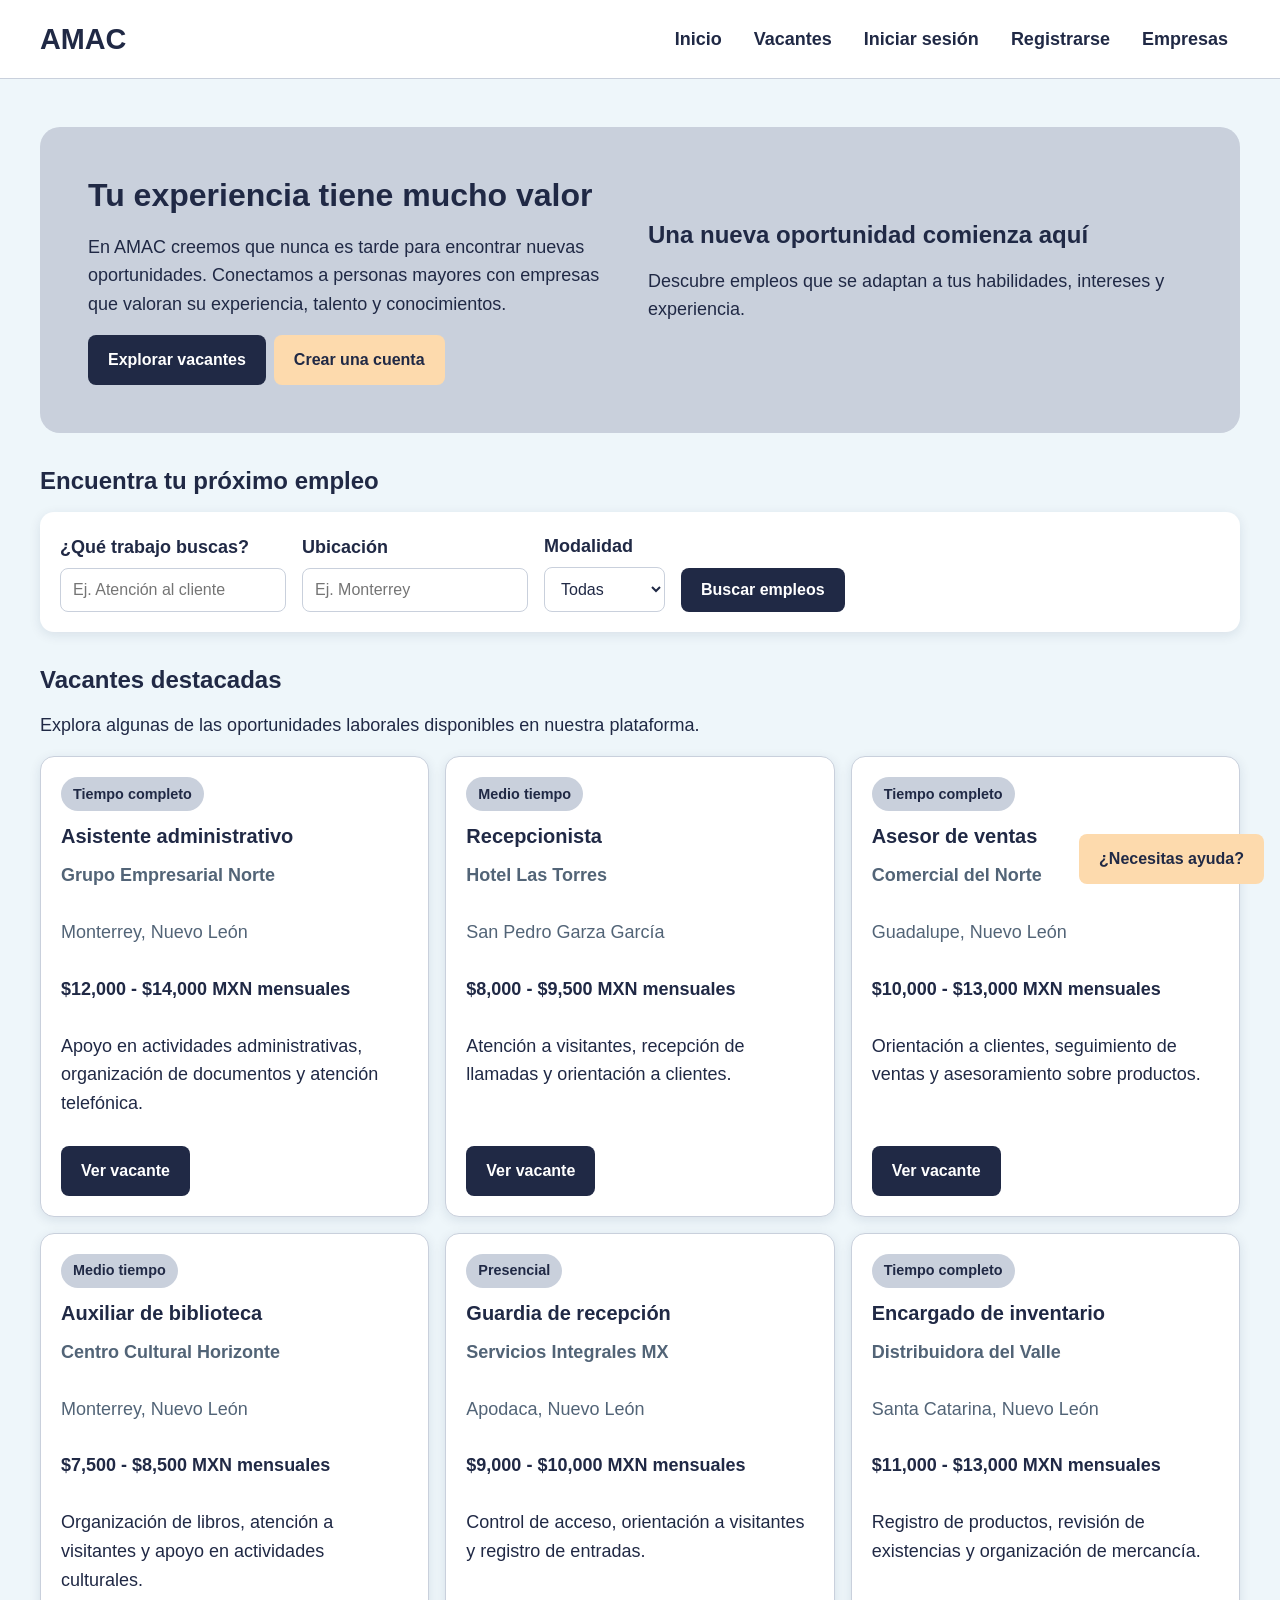
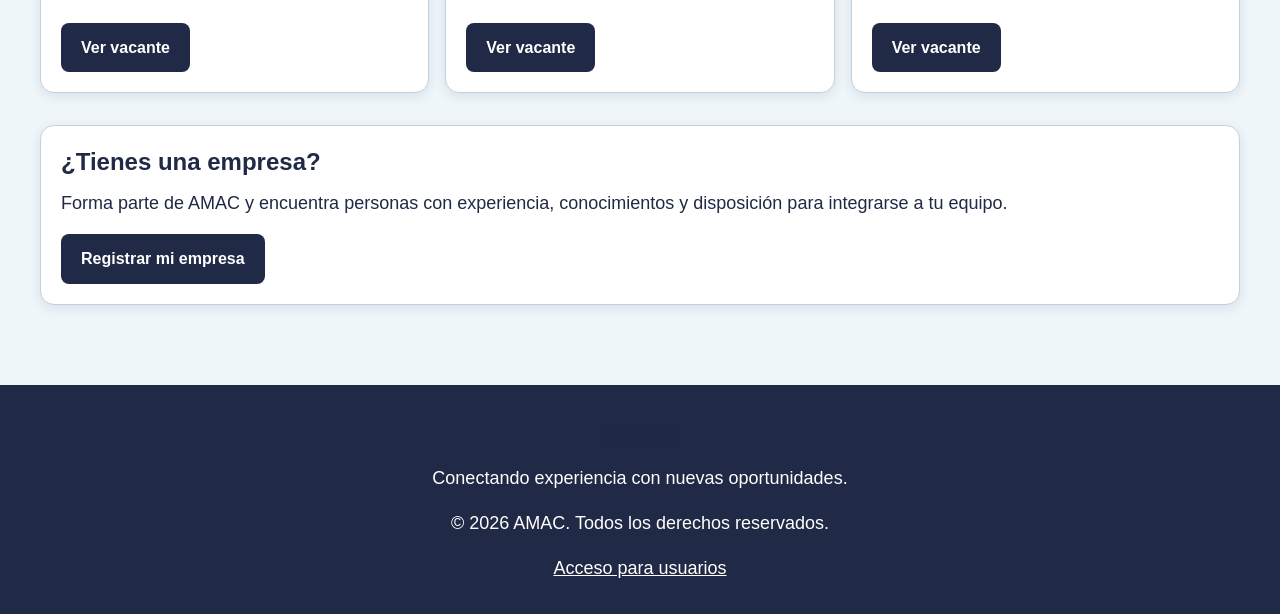
<file: amac-web/index.html>
<!DOCTYPE html>
<html lang="es">

<head>
    <meta charset="UTF-8">
    <meta name="viewport" content="width=device-width, initial-scale=1.0">
    <meta name="description" content="AMAC conecta a personas mayores con oportunidades laborales y empresas incluyentes.">
    <title>AMAC | Encuentra oportunidades laborales</title>
    <link rel="stylesheet" href="css/variables.css">
    <link rel="stylesheet" href="css/base.css">
    <link rel="stylesheet" href="css/layout.css">
    <link rel="stylesheet" href="css/componentes.css">
</head>

<body>
    <a href="#contenido" class="saltar-contenido">
        Saltar al contenido
    </a>

    <header class="encabezado">
        <div class="contenedor encabezado-contenido">
            <a href="index.html" class="logo" aria-label="AMAC, página principal">
                AMAC
            </a>
            <nav class="navegacion" aria-label="Navegación principal">
                <ul>
                    <li>
                        <a href="index.html">Inicio</a>
                    </li>
                    <li>
                        <a href="#vacantes">Vacantes</a>
                    </li>
                    <li>
                        <a href="login.html">Iniciar sesión</a>
                    </li>
                    <li>
                        <a href="registro-candidato.html">Registrarse</a>
                    </li>
                    <li>
                        <a href="empresa-vacantes.html">Empresas</a>
                    </li>
                </ul>
            </nav>
        </div>
    </header>

    <main id="contenido">
        <div class="contenedor">

            <section class="hero">
                <div class="hero-contenido">
                    <h1>Tu experiencia tiene mucho valor</h1>
                    <p>
                        En AMAC creemos que nunca es tarde para encontrar
                        nuevas oportunidades. Conectamos a personas mayores
                        con empresas que valoran su experiencia, talento
                        y conocimientos.
                    </p>
                    <div class="acciones">
                        <a href="#vacantes" class="boton">
                            Explorar vacantes
                        </a>
                        <a href="registro-candidato.html" class="boton boton-secundario">
                            Crear una cuenta
                        </a>
                    </div>
                </div>
                <div class="hero-contenido">
                    <h2>Una nueva oportunidad comienza aquí</h2>
                    <p>
                        Descubre empleos que se adaptan a tus habilidades,
                        intereses y experiencia.
                    </p>
                </div>
            </section>

            <section class="seccion" aria-labelledby="titulo-buscador">
                <h2 id="titulo-buscador">Encuentra tu próximo empleo</h2>
                <form class="buscador" action="index.html" method="get">
                    <div class="formulario-campo">
                        <label for="buscar">¿Qué trabajo buscas?</label>
                        <input
                            type="search"
                            id="buscar"
                            name="buscar"
                            placeholder="Ej. Atención al cliente">
                    </div>
                    <div class="formulario-campo">
                        <label for="ubicacion">Ubicación</label>
                        <input
                            type="text"
                            id="ubicacion"
                            name="ubicacion"
                            placeholder="Ej. Monterrey">
                    </div>
                    <div class="formulario-campo">
                        <label for="modalidad">Modalidad</label>
                        <select id="modalidad" name="modalidad">
                            <option value="">Todas</option>
                            <option value="presencial">Presencial</option>
                            <option value="remoto">Remoto</option>
                            <option value="hibrido">Híbrido</option>
                        </select>
                    </div>
                    <button type="submit">
                        Buscar empleos
                    </button>
                </form>
            </section>

            <section class="seccion" id="vacantes">
                <h2>Vacantes destacadas</h2>
                <p>
                    Explora algunas de las oportunidades laborales
                    disponibles en nuestra plataforma.
                </p>
                <div class="rejilla-vacantes">

                    <article class="tarjeta-vacante">
                        <span class="etiqueta">Tiempo completo</span>
                        <h3>Asistente administrativo</h3>
                        <p class="empresa">Grupo Empresarial Norte</p>
                        <p class="ubicacion">Monterrey, Nuevo León</p>
                        <p class="salario">$12,000 - $14,000 MXN mensuales</p>
                        <p>
                            Apoyo en actividades administrativas,
                            organización de documentos y atención telefónica.
                        </p>
                        <div class="acciones">
                            <a href="vacante.html" class="boton">
                                Ver vacante
                            </a>
                        </div>
                    </article>

                    <article class="tarjeta-vacante">
                        <span class="etiqueta">Medio tiempo</span>
                        <h3>Recepcionista</h3>
                        <p class="empresa">Hotel Las Torres</p>
                        <p class="ubicacion">San Pedro Garza García</p>
                        <p class="salario">$8,000 - $9,500 MXN mensuales</p>
                        <p>
                            Atención a visitantes, recepción de llamadas
                            y orientación a clientes.
                        </p>
                        <div class="acciones">
                            <a href="vacante.html" class="boton">
                                Ver vacante
                            </a>
                        </div>
                    </article>

                    <article class="tarjeta-vacante">
                        <span class="etiqueta">Tiempo completo</span>
                        <h3>Asesor de ventas</h3>
                        <p class="empresa">Comercial del Norte</p>
                        <p class="ubicacion">Guadalupe, Nuevo León</p>
                        <p class="salario">$10,000 - $13,000 MXN mensuales</p>
                        <p>
                            Orientación a clientes, seguimiento de ventas
                            y asesoramiento sobre productos.
                        </p>
                        <div class="acciones">
                            <a href="vacante.html" class="boton">
                                Ver vacante
                            </a>
                        </div>
                    </article>

                    <article class="tarjeta-vacante">
                        <span class="etiqueta">Medio tiempo</span>
                        <h3>Auxiliar de biblioteca</h3>
                        <p class="empresa">Centro Cultural Horizonte</p>
                        <p class="ubicacion">Monterrey, Nuevo León</p>
                        <p class="salario">$7,500 - $8,500 MXN mensuales</p>
                        <p>
                            Organización de libros, atención a visitantes
                            y apoyo en actividades culturales.
                        </p>
                        <div class="acciones">
                            <a href="vacante.html" class="boton">
                                Ver vacante
                            </a>
                        </div>
                    </article>

                    <article class="tarjeta-vacante">
                        <span class="etiqueta">Presencial</span>
                        <h3>Guardia de recepción</h3>
                        <p class="empresa">Servicios Integrales MX</p>
                        <p class="ubicacion">Apodaca, Nuevo León</p>
                        <p class="salario">$9,000 - $10,000 MXN mensuales</p>
                        <p>
                            Control de acceso, orientación a visitantes
                            y registro de entradas.
                        </p>
                        <div class="acciones">
                            <a href="vacante.html" class="boton">
                                Ver vacante
                            </a>
                        </div>
                    </article>

                    <article class="tarjeta-vacante">
                        <span class="etiqueta">Tiempo completo</span>
                        <h3>Encargado de inventario</h3>
                        <p class="empresa">Distribuidora del Valle</p>
                        <p class="ubicacion">Santa Catarina, Nuevo León</p>
                        <p class="salario">$11,000 - $13,000 MXN mensuales</p>
                        <p>
                            Registro de productos, revisión de existencias
                            y organización de mercancía.
                        </p>
                        <div class="acciones">
                            <a href="vacante.html" class="boton">
                                Ver vacante
                            </a>
                        </div>
                    </article>
                </div>
            </section>

            <section class="seccion tarjeta">
                <h2>¿Tienes una empresa?</h2>
                <p>
                    Forma parte de AMAC y encuentra personas con experiencia,
                    conocimientos y disposición para integrarse a tu equipo.
                </p>
                <a href="registro-empresa.html" class="boton">
                    Registrar mi empresa
                </a>
            </section>
        </div>
    </main>

    <a
        href="tel:+528100000000"
        class="boton boton-secundario boton-ayuda"
        aria-label="Llamar al servicio de ayuda AMAC">
        ¿Necesitas ayuda?
    </a>

    <footer class="pie-pagina">
        <div class="contenedor">
            <h2>AMAC</h2>
            <p>
                Conectando experiencia con nuevas oportunidades.
            </p>
            <p>
                © 2026 AMAC. Todos los derechos reservados.
            </p>
            <a href="login.html">Acceso para usuarios</a>
        </div>
    </footer>
</body>
</html>
</file>
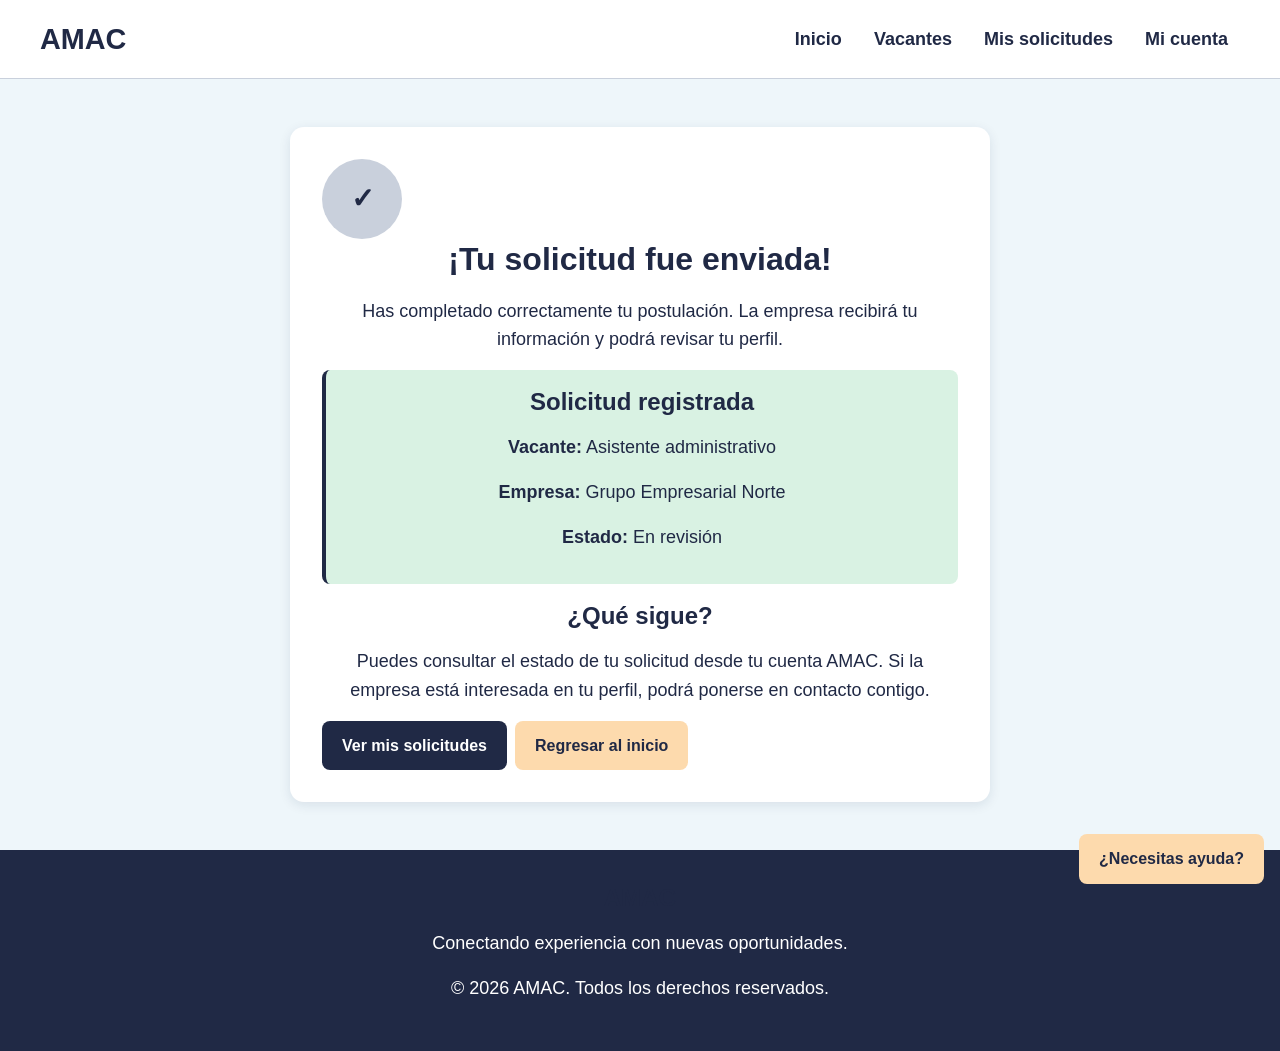
<file: amac-web/confirmacion.html>
<!DOCTYPE html>
<html lang="es">

<head>
    <meta charset="UTF-8">
    <meta name="viewport" content="width=device-width, initial-scale=1.0">
    <meta name="description" content="Confirmación de solicitud de empleo en AMAC.">
    <title>AMAC | Solicitud enviada</title>
    <link rel="stylesheet" href="css/variables.css">
    <link rel="stylesheet" href="css/base.css">
    <link rel="stylesheet" href="css/layout.css">
    <link rel="stylesheet" href="css/componentes.css">
</head>

<body>
    <a href="#contenido" class="saltar-contenido">
        Saltar al contenido
    </a>

    <header class="encabezado">
        <div class="contenedor encabezado-contenido">
            <a href="index.html" class="logo" aria-label="AMAC, página principal">
                AMAC
            </a>
            <nav class="navegacion" aria-label="Navegación principal">
                <ul>
                    <li>
                        <a href="index.html">Inicio</a>
                    </li>
                    <li>
                        <a href="index.html#vacantes">Vacantes</a>
                    </li>
                    <li>
                        <a href="mis-solicitudes.html">Mis solicitudes</a>
                    </li>
                    <li>
                        <a href="login.html">Mi cuenta</a>
                    </li>
                </ul>
            </nav>
        </div>
    </header>

    <main id="contenido">
        <div class="contenedor">
            <section class="formulario-contenedor seccion-centrada">

                <div class="avatar" aria-hidden="true">
                    ✓
                </div>
                <h1>¡Tu solicitud fue enviada!</h1>
                <p>
                    Has completado correctamente tu postulación.
                    La empresa recibirá tu información y podrá
                    revisar tu perfil.
                </p>

                <div class="mensaje mensaje-exito">
                    <h2>Solicitud registrada</h2>
                    <p>
                        <strong>Vacante:</strong>
                        Asistente administrativo
                    </p>
                    <p>
                        <strong>Empresa:</strong>
                        Grupo Empresarial Norte
                    </p>
                    <p>
                        <strong>Estado:</strong>
                        En revisión
                    </p>
                </div>

                <h2>¿Qué sigue?</h2>
                <p>
                    Puedes consultar el estado de tu solicitud
                    desde tu cuenta AMAC. Si la empresa está
                    interesada en tu perfil, podrá ponerse
                    en contacto contigo.
                </p>

                <div class="acciones">
                    <a href="mis-solicitudes.html" class="boton">
                        Ver mis solicitudes
                    </a>
                    <a href="index.html" class="boton boton-secundario">
                        Regresar al inicio
                    </a>
                </div>
            </section>
        </div>
    </main>

    <a
        href="tel:+528100000000"
        class="boton boton-secundario boton-ayuda"
        aria-label="Llamar al servicio de ayuda AMAC">
        ¿Necesitas ayuda?
    </a>

    <footer class="pie-pagina">
        <div class="contenedor">
            <h2>AMAC</h2>
            <p>
                Conectando experiencia con nuevas oportunidades.
            </p>
            <p>
                © 2026 AMAC. Todos los derechos reservados.
            </p>
        </div>
    </footer>
</body>
</html>
</file>
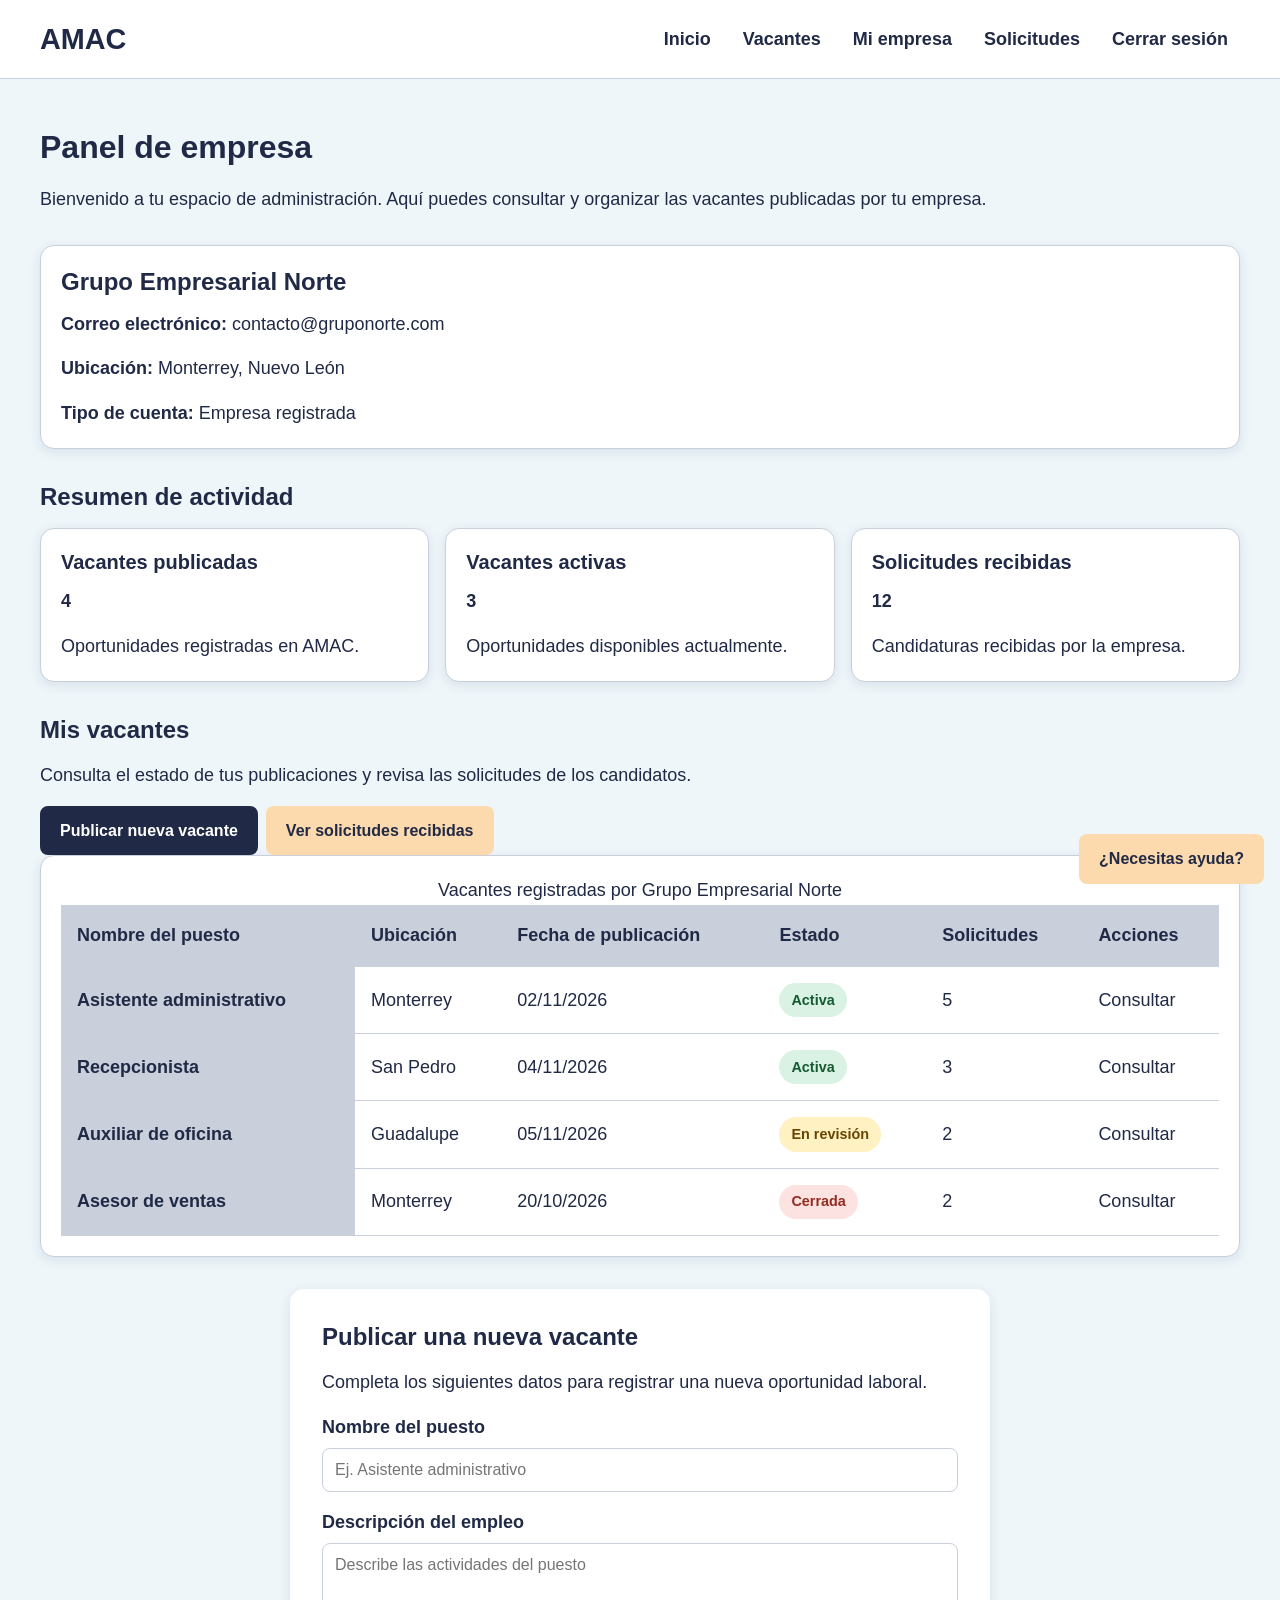
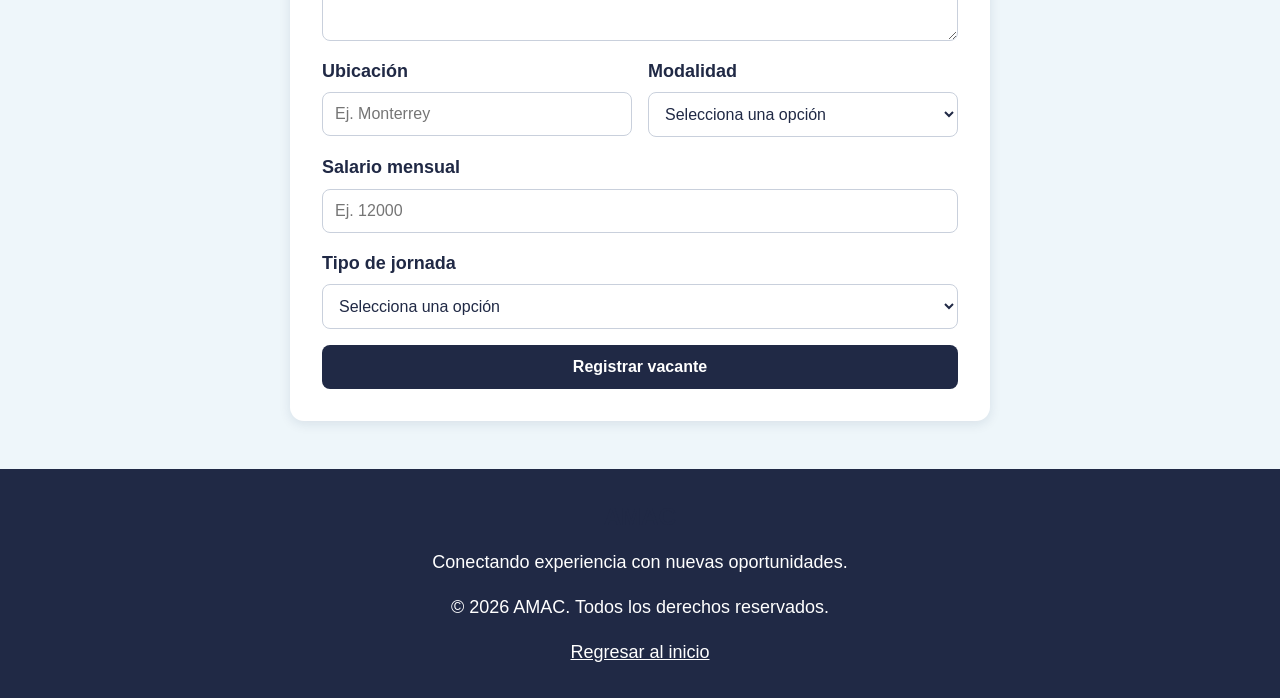
<file: amac-web/empresa-vacantes.html>
<!DOCTYPE html>
<html lang="es">

<head>
    <meta charset="UTF-8">
    <meta name="viewport" content="width=device-width, initial-scale=1.0">
    <meta name="description" content="Panel de empresas AMAC para administrar vacantes de empleo.">
    <title>AMAC | Panel de empresa</title>
    <link rel="stylesheet" href="css/variables.css">
    <link rel="stylesheet" href="css/base.css">
    <link rel="stylesheet" href="css/layout.css">
    <link rel="stylesheet" href="css/componentes.css">
</head>

<body>
    <a href="#contenido" class="saltar-contenido">
        Saltar al contenido
    </a>

    <header class="encabezado">
        <div class="contenedor encabezado-contenido">
            <a href="index.html" class="logo" aria-label="AMAC, página principal">
                AMAC
            </a>
            <nav class="navegacion" aria-label="Navegación principal">
                <ul>
                    <li>
                        <a href="index.html">Inicio</a>
                    </li>
                    <li>
                        <a href="index.html#vacantes">Vacantes</a>
                    </li>
                    <li>
                        <a href="empresa-vacantes.html" aria-current="page">
                            Mi empresa
                        </a>
                    </li>
                    <li>
                        <a href="solicitudes-recibidas.html">
                            Solicitudes
                        </a>
                    </li>
                    <li>
                        <a href="login.html">Cerrar sesión</a>
                    </li>
                </ul>
            </nav>
        </div>
    </header>

    <main id="contenido">
        <div class="contenedor">

            <section class="seccion">
                <h1>Panel de empresa</h1>
                <p>
                    Bienvenido a tu espacio de administración.
                    Aquí puedes consultar y organizar las vacantes
                    publicadas por tu empresa.
                </p>
            </section>

            <section class="seccion tarjeta">
                <h2>Grupo Empresarial Norte</h2>
                <p>
                    <strong>Correo electrónico:</strong>
                    contacto@gruponorte.com
                </p>
                <p>
                    <strong>Ubicación:</strong>
                    Monterrey, Nuevo León
                </p>
                <p>
                    <strong>Tipo de cuenta:</strong>
                    Empresa registrada
                </p>
            </section>

            <section class="seccion">
                <h2>Resumen de actividad</h2>
                <div class="rejilla">
                    <article class="tarjeta">
                        <h3>Vacantes publicadas</h3>
                        <p class="salario">
                            <strong>4</strong>
                        </p>
                        <p>
                            Oportunidades registradas en AMAC.
                        </p>
                    </article>
                    <article class="tarjeta">
                        <h3>Vacantes activas</h3>
                        <p class="salario">
                            <strong>3</strong>
                        </p>
                        <p>
                            Oportunidades disponibles actualmente.
                        </p>
                    </article>
                    <article class="tarjeta">
                        <h3>Solicitudes recibidas</h3>
                        <p class="salario">
                            <strong>12</strong>
                        </p>
                        <p>
                            Candidaturas recibidas por la empresa.
                        </p>
                    </article>
                </div>
            </section>

            <section class="seccion">
                <h2>Mis vacantes</h2>
                <p>
                    Consulta el estado de tus publicaciones y
                    revisa las solicitudes de los candidatos.
                </p>
                <div class="acciones">
                    <a href="#nueva-vacante" class="boton">
                        Publicar nueva vacante
                    </a>
                    <a href="solicitudes-recibidas.html" class="boton boton-secundario">
                        Ver solicitudes recibidas
                    </a>
                </div>

                <div class="tabla-contenedor tarjeta">
                    <table class="tabla">
                        <caption>
                            Vacantes registradas por Grupo Empresarial Norte
                        </caption>
                        <thead>
                            <tr>
                                <th scope="col">Nombre del puesto</th>
                                <th scope="col">Ubicación</th>
                                <th scope="col">Fecha de publicación</th>
                                <th scope="col">Estado</th>
                                <th scope="col">Solicitudes</th>
                                <th scope="col">Acciones</th>
                            </tr>
                        </thead>
                        <tbody>
                            <tr>
                                <th scope="row">
                                    Asistente administrativo
                                </th>
                                <td>Monterrey</td>
                                <td>02/11/2026</td>
                                <td>
                                    <span class="estado estado-aceptada">
                                        Activa
                                    </span>
                                </td>
                                <td>5</td>
                                <td>
                                    <a href="solicitudes-recibidas.html">
                                        Consultar
                                    </a>
                                </td>
                            </tr>
                            <tr>
                                <th scope="row">
                                    Recepcionista
                                </th>
                                <td>San Pedro</td>
                                <td>04/11/2026</td>
                                <td>
                                    <span class="estado estado-aceptada">
                                        Activa
                                    </span>
                                </td>
                                <td>3</td>
                                <td>
                                    <a href="solicitudes-recibidas.html">
                                        Consultar
                                    </a>
                                </td>
                            </tr>
                            <tr>
                                <th scope="row">
                                    Auxiliar de oficina
                                </th>
                                <td>Guadalupe</td>
                                <td>05/11/2026</td>
                                <td>
                                    <span class="estado estado-pendiente">
                                        En revisión
                                    </span>
                                </td>
                                <td>2</td>
                                <td>
                                    <a href="solicitudes-recibidas.html">
                                        Consultar
                                    </a>
                                </td>
                            </tr>
                            <tr>
                                <th scope="row">
                                    Asesor de ventas
                                </th>
                                <td>Monterrey</td>
                                <td>20/10/2026</td>
                                <td>
                                    <span class="estado estado-rechazada">
                                        Cerrada
                                    </span>
                                </td>
                                <td>2</td>
                                <td>
                                    <a href="solicitudes-recibidas.html">
                                        Consultar
                                    </a>
                                </td>
                            </tr>
                        </tbody>
                    </table>
                </div>
            </section>

            <section class="seccion formulario-contenedor" id="nueva-vacante">
                <h2>Publicar una nueva vacante</h2>
                <p>
                    Completa los siguientes datos para registrar
                    una nueva oportunidad laboral.
                </p>
                <form class="formulario" action="#" method="get">
                    <div class="formulario-campo">
                        <label for="puesto">
                            Nombre del puesto
                        </label>
                        <input
                            type="text"
                            id="puesto"
                            name="puesto"
                            placeholder="Ej. Asistente administrativo"
                            required>
                    </div>
                    <div class="formulario-campo">
                        <label for="descripcion">
                            Descripción del empleo
                        </label>
                        <textarea
                            id="descripcion"
                            name="descripcion"
                            rows="4"
                            placeholder="Describe las actividades del puesto"
                            required></textarea>
                    </div>
                    <div class="formulario-fila">
                        <div class="formulario-campo">
                            <label for="ubicacion">
                                Ubicación
                            </label>
                            <input
                                type="text"
                                id="ubicacion"
                                name="ubicacion"
                                placeholder="Ej. Monterrey"
                                required>
                        </div>
                        <div class="formulario-campo">
                            <label for="modalidad">
                                Modalidad
                            </label>
                            <select id="modalidad" name="modalidad" required>
                                <option value="">
                                    Selecciona una opción
                                </option>
                                <option value="presencial">
                                    Presencial
                                </option>
                                <option value="remoto">
                                    Remoto
                                </option>
                                <option value="hibrido">
                                    Híbrido
                                </option>
                            </select>
                        </div>
                    </div>
                    <div class="formulario-campo">
                        <label for="salario">
                            Salario mensual
                        </label>
                        <input
                            type="number"
                            id="salario"
                            name="salario"
                            min="1"
                            placeholder="Ej. 12000"
                            required>
                    </div>
                    <div class="formulario-campo">
                        <label for="tipo">
                            Tipo de jornada
                        </label>
                        <select id="tipo" name="tipo" required>
                            <option value="">
                                Selecciona una opción
                            </option>
                            <option value="completo">
                                Tiempo completo
                            </option>
                            <option value="medio">
                                Medio tiempo
                            </option>
                        </select>
                    </div>
                    <button type="submit">
                        Registrar vacante
                    </button>
                </form>
            </section>
        </div>
    </main>

    <a
        href="tel:+528100000000"
        class="boton boton-secundario boton-ayuda"
        aria-label="Llamar al servicio de ayuda AMAC">
        ¿Necesitas ayuda?
    </a>

    <footer class="pie-pagina">
        <div class="contenedor">
            <h2>AMAC</h2>
            <p>
                Conectando experiencia con nuevas oportunidades.
            </p>
            <p>
                © 2026 AMAC. Todos los derechos reservados.
            </p>
            <a href="index.html">
                Regresar al inicio
            </a>
        </div>
    </footer>
</body>
</html>
</file>
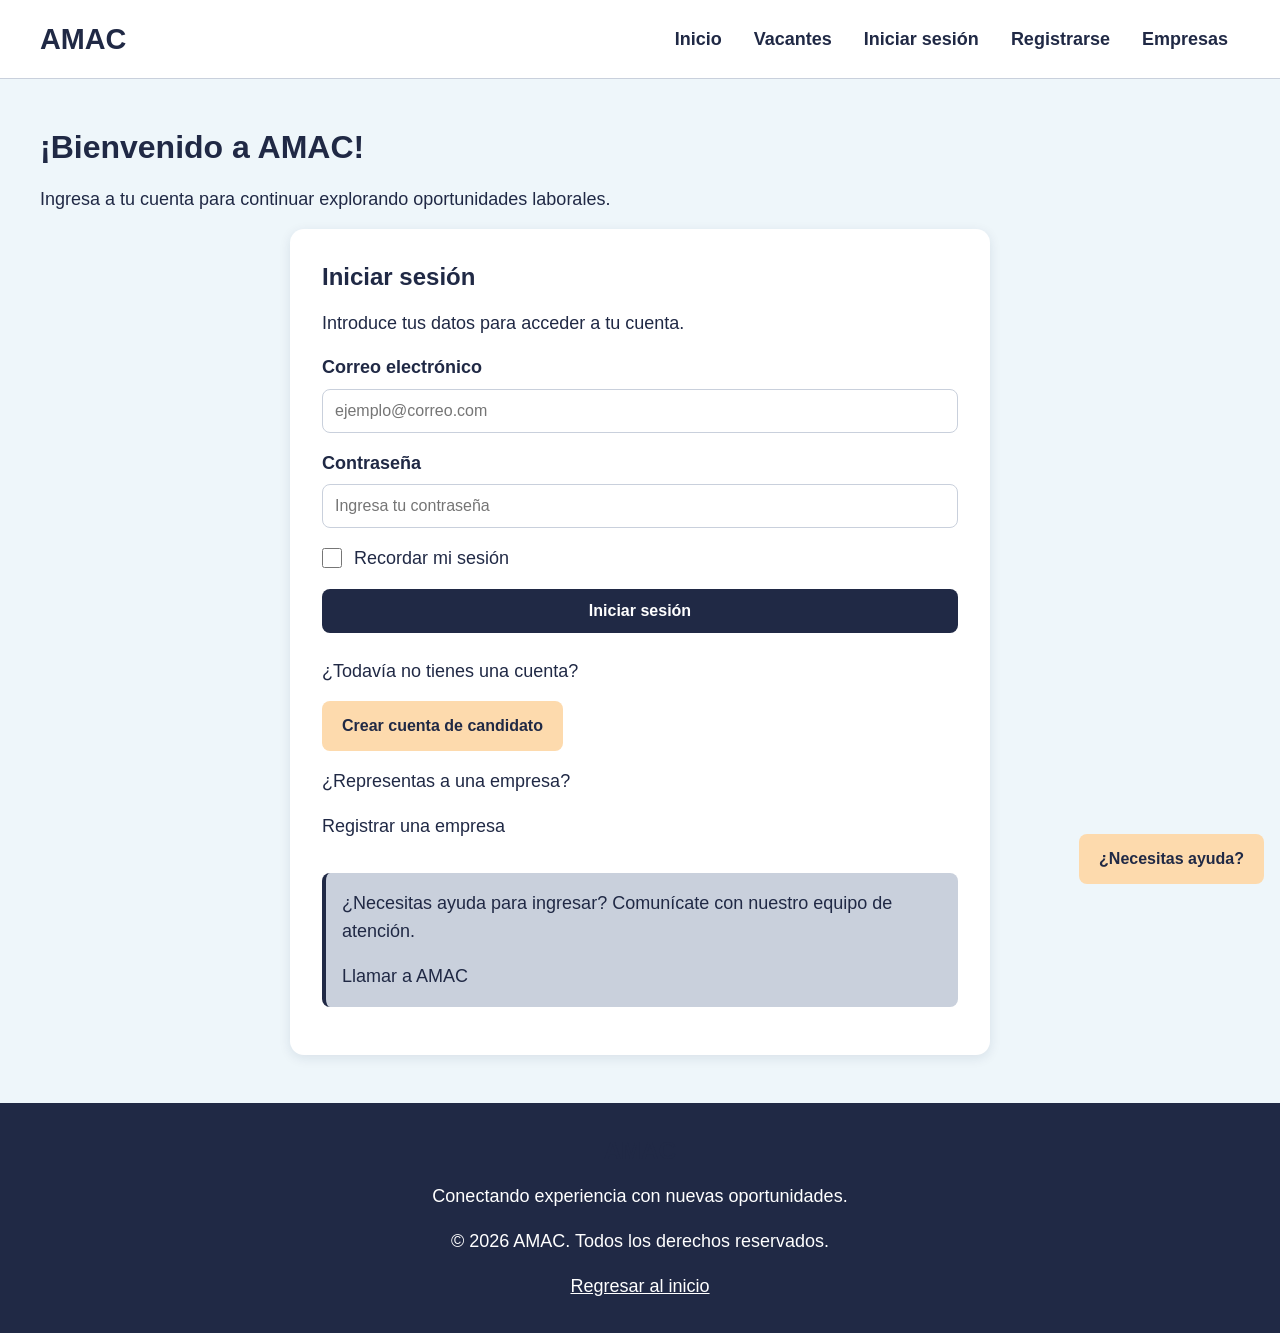
<file: amac-web/login.html>
<!DOCTYPE html>
<html lang="es">

<head>
    <meta charset="UTF-8">
    <meta name="viewport" content="width=device-width, initial-scale=1.0">
    <meta name="description" content="Inicia sesión en AMAC para consultar oportunidades laborales.">
    <title>Iniciar sesión | AMAC</title>
    <link rel="stylesheet" href="css/variables.css">
    <link rel="stylesheet" href="css/base.css">
    <link rel="stylesheet" href="css/layout.css">
    <link rel="stylesheet" href="css/componentes.css">
</head>

<body>
    <a href="#contenido" class="saltar-contenido">
        Saltar al contenido
    </a>

    <header class="encabezado">
        <div class="contenedor encabezado-contenido">
            <a href="index.html" class="logo">
                AMAC
            </a>
            <nav class="navegacion" aria-label="Navegación principal">
                <ul>
                    <li>
                        <a href="index.html">Inicio</a>
                    </li>
                    <li>
                        <a href="index.html#vacantes">Vacantes</a>
                    </li>
                    <li>
                        <a href="login.html" aria-current="page">Iniciar sesión</a>
                    </li>
                    <li>
                        <a href="registro-candidato.html">Registrarse</a>
                    </li>
                    <li>
                        <a href="empresa-vacantes.html">Empresas</a>
                    </li>
                </ul>
            </nav>
        </div>
    </header>

    <main id="contenido">
        <div class="contenedor">
            <section class="seccion-centada">
                <h1>¡Bienvenido a AMAC!</h1>
                <p>
                    Ingresa a tu cuenta para continuar explorando
                    oportunidades laborales.
                </p>
            </section>

            <section class="formulario-contenedor">
                <h2>Iniciar sesión</h2>
                <p>
                    Introduce tus datos para acceder a tu cuenta.
                </p>
                <form class="formulario" action="mis-solicitudes.html" method="get">

                    <div class="formulario-campo">
                        <label for="correo">
                            Correo electrónico
                        </label>
                        <input
                            type="email"
                            id="correo"
                            name="correo"
                            placeholder="ejemplo@correo.com"
                            autocomplete="email"
                            required>
                    </div>

                    <div class="formulario-campo">
                        <label for="contrasena">
                            Contraseña
                        </label>
                        <input
                            type="password"
                            id="contrasena"
                            name="contrasena"
                            placeholder="Ingresa tu contraseña"
                            autocomplete="current-password"
                            required>
                    </div>

                    <div class="formulario-checkbox">
                        <input
                            type="checkbox"
                            id="recordar"
                            name="recordar">
                        <label for="recordar">
                            Recordar mi sesión
                        </label>
                    </div>

                    <button type="submit" class="boton-ancho">
                        Iniciar sesión
                    </button>
                </form>

                <div class="seccion" style="margin-top: 1.5rem;">
                    <p>
                        ¿Todavía no tienes una cuenta?
                    </p>
                    <a href="registro-candidato.html" class="boton boton-secundario">
                        Crear cuenta de candidato
                    </a>
                    <p style="margin-top: 1rem;">
                        ¿Representas a una empresa?
                    </p>
                    <a href="registro-empresa.html">
                        Registrar una empresa
                    </a>
                </div>
                <div class="mensaje" style="margin-top: 1.5rem;">
                    <p>
                        ¿Necesitas ayuda para ingresar?
                        Comunícate con nuestro equipo de atención.
                    </p>
                    <a href="tel:+528100000000">
                        Llamar a AMAC
                    </a>
                </div>
            </section>
        </div>
    </main>

    <a
        href="tel:+528100000000"
        class="boton boton-secundario boton-ayuda"
        aria-label="Llamar al servicio de ayuda AMAC">
        ¿Necesitas ayuda?
    </a>

    <footer class="pie-pagina">
        <div class="contenedor">
            <h2>AMAC</h2>
            <p>
                Conectando experiencia con nuevas oportunidades.
            </p>
            <p>
                © 2026 AMAC. Todos los derechos reservados.
            </p>
            <a href="index.html">Regresar al inicio</a>
        </div>
    </footer>
</body>
</html>
</file>
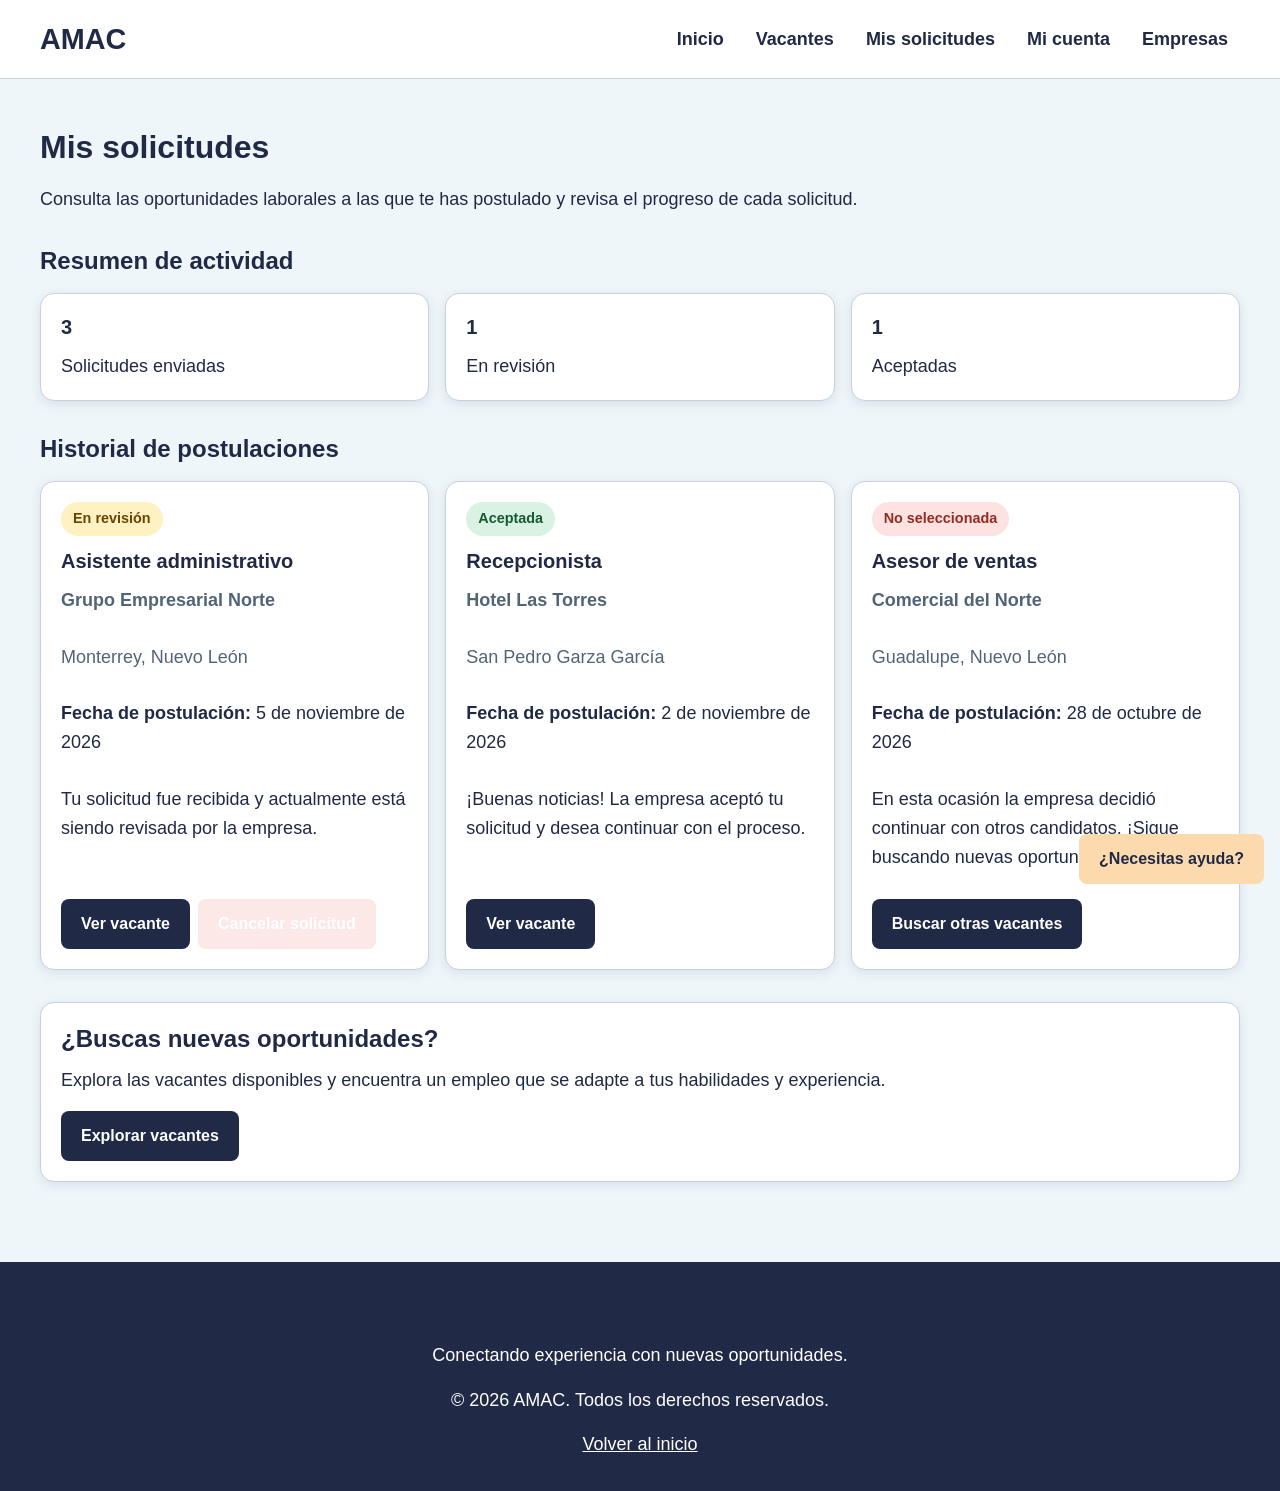
<file: amac-web/mis-solicitudes.html>
<!DOCTYPE html>
<html lang="es">

<head>
    <meta charset="UTF-8">
    <meta name="viewport" content="width=device-width, initial-scale=1.0">
    <meta name="description" content="Consulta el estado de tus solicitudes de empleo en AMAC.">
    <title>Mis solicitudes | AMAC</title>
    <link rel="stylesheet" href="css/variables.css">
    <link rel="stylesheet" href="css/base.css">
    <link rel="stylesheet" href="css/layout.css">
    <link rel="stylesheet" href="css/componentes.css">
</head>
<body>
    <a href="#contenido" class="saltar-contenido">
        Saltar al contenido
    </a>

    <header class="encabezado">
        <div class="contenedor encabezado-contenido">
            <a href="index.html" class="logo" aria-label="AMAC, página principal">
                AMAC
            </a>
            <nav class="navegacion" aria-label="Navegación principal">
                <ul>
                    <li>
                        <a href="index.html">Inicio</a>
                    </li>
                    <li>
                        <a href="index.html#vacantes">Vacantes</a>
                    </li>
                    <li>
                        <a href="mis-solicitudes.html" aria-current="page">
                            Mis solicitudes
                        </a>
                    </li>
                    <li>
                        <a href="login.html">Mi cuenta</a>
                    </li>
                    <li>
                        <a href="empresa-vacantes.html">Empresas</a>
                    </li>
                </ul>
            </nav>
        </div>
    </header>

    <main id="contenido">
        <div class="contenedor">

            <section class="seccion">
                <h1>Mis solicitudes</h1>
                <p>
                    Consulta las oportunidades laborales a las que te has
                    postulado y revisa el progreso de cada solicitud.
                </p>
            </section>

            <section class="seccion">
                <h2>Resumen de actividad</h2>
                <div class="rejilla">
                    <article class="tarjeta">
                        <h3>3</h3>
                        <p>Solicitudes enviadas</p>
                    </article>
                    <article class="tarjeta">
                        <h3>1</h3>
                        <p>En revisión</p>
                    </article>
                    <article class="tarjeta">
                        <h3>1</h3>
                        <p>Aceptadas</p>
                    </article>
                </div>
            </section>

            <section class="seccion">
                <h2>Historial de postulaciones</h2>
                <div class="rejilla-vacantes">

                    <article class="tarjeta-vacante">
                        <span class="estado estado-pendiente">
                            En revisión
                        </span>
                        <h3>Asistente administrativo</h3>
                        <p class="empresa">
                            Grupo Empresarial Norte
                        </p>
                        <p class="ubicacion">
                            Monterrey, Nuevo León
                        </p>
                        <p>
                            <strong>Fecha de postulación:</strong>
                            5 de noviembre de 2026
                        </p>
                        <p>
                            Tu solicitud fue recibida y actualmente
                            está siendo revisada por la empresa.
                        </p>
                        <div class="acciones">
                            <a href="vacante.html" class="boton">
                                Ver vacante
                            </a>
                            <button type="button" class="boton-peligro">
                                Cancelar solicitud
                            </button>
                        </div>
                    </article>

                    <article class="tarjeta-vacante">
                        <span class="estado estado-aceptada">
                            Aceptada
                        </span>
                        <h3>Recepcionista</h3>
                        <p class="empresa">
                            Hotel Las Torres
                        </p>
                        <p class="ubicacion">
                            San Pedro Garza García
                        </p>
                        <p>
                            <strong>Fecha de postulación:</strong>
                            2 de noviembre de 2026
                        </p>
                        <p>
                            ¡Buenas noticias! La empresa aceptó tu
                            solicitud y desea continuar con el proceso.
                        </p>
                        <div class="acciones">
                            <a href="vacante.html" class="boton">
                                Ver vacante
                            </a>
                        </div>
                    </article>

                    <article class="tarjeta-vacante">
                        <span class="estado estado-rechazada">
                            No seleccionada
                        </span>
                        <h3>Asesor de ventas</h3>
                        <p class="empresa">
                            Comercial del Norte
                        </p>
                        <p class="ubicacion">
                            Guadalupe, Nuevo León
                        </p>
                        <p>
                            <strong>Fecha de postulación:</strong>
                            28 de octubre de 2026
                        </p>
                        <p>
                            En esta ocasión la empresa decidió continuar
                            con otros candidatos. ¡Sigue buscando
                            nuevas oportunidades!
                        </p>
                        <div class="acciones">
                            <a href="index.html#vacantes" class="boton">
                                Buscar otras vacantes
                            </a>
                        </div>
                    </article>
                </div>
            </section>

            <section class="seccion tarjeta">
                <h2>¿Buscas nuevas oportunidades?</h2>
                <p>
                    Explora las vacantes disponibles y encuentra
                    un empleo que se adapte a tus habilidades
                    y experiencia.
                </p>
                <a href="index.html#vacantes" class="boton">
                    Explorar vacantes
                </a>
            </section>
        </div>
    </main>

    <a
        href="tel:+528100000000"
        class="boton boton-secundario boton-ayuda"
        aria-label="Llamar al servicio de ayuda AMAC">
        ¿Necesitas ayuda?
    </a>

    <footer class="pie-pagina">
        <div class="contenedor">
            <h2>AMAC</h2>
            <p>
                Conectando experiencia con nuevas oportunidades.
            </p>
            <p>
                © 2026 AMAC. Todos los derechos reservados.
            </p>
            <a href="index.html">Volver al inicio</a>
        </div>
    </footer>
</body>
</html>
</file>
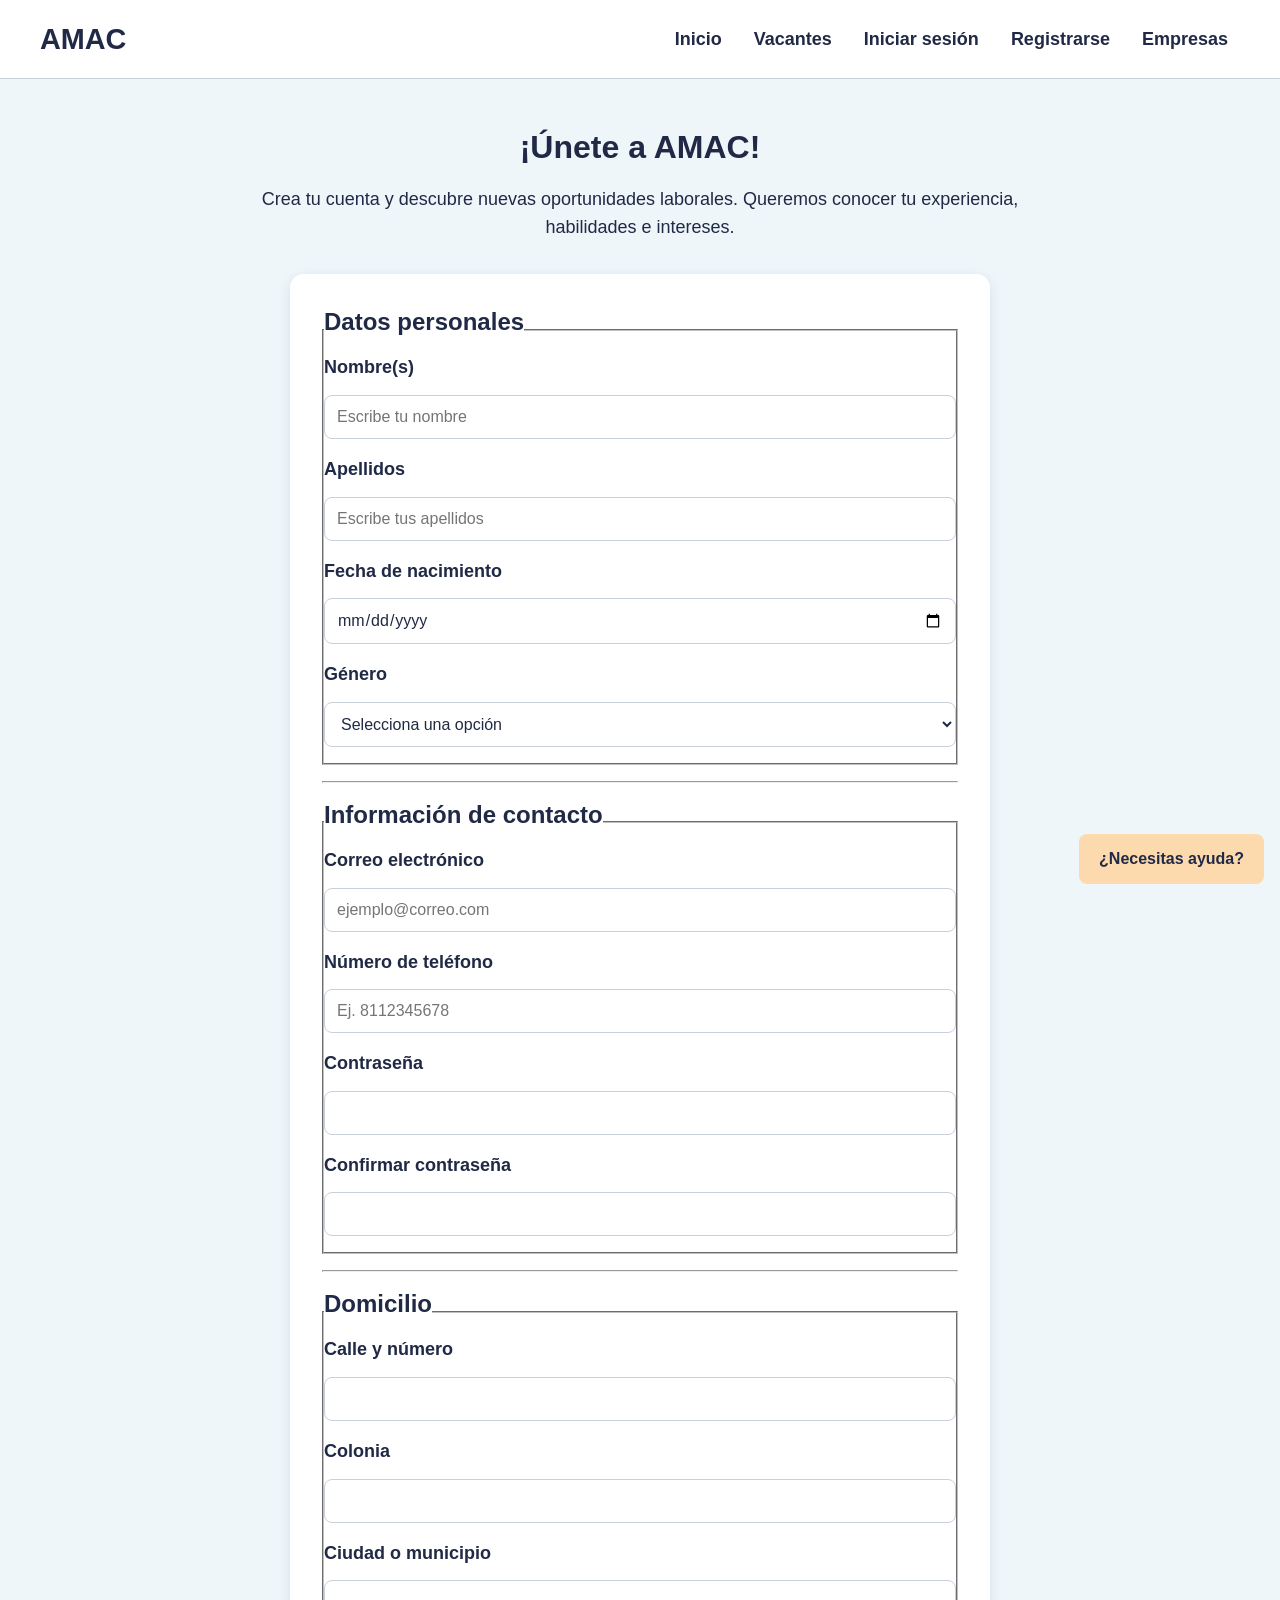
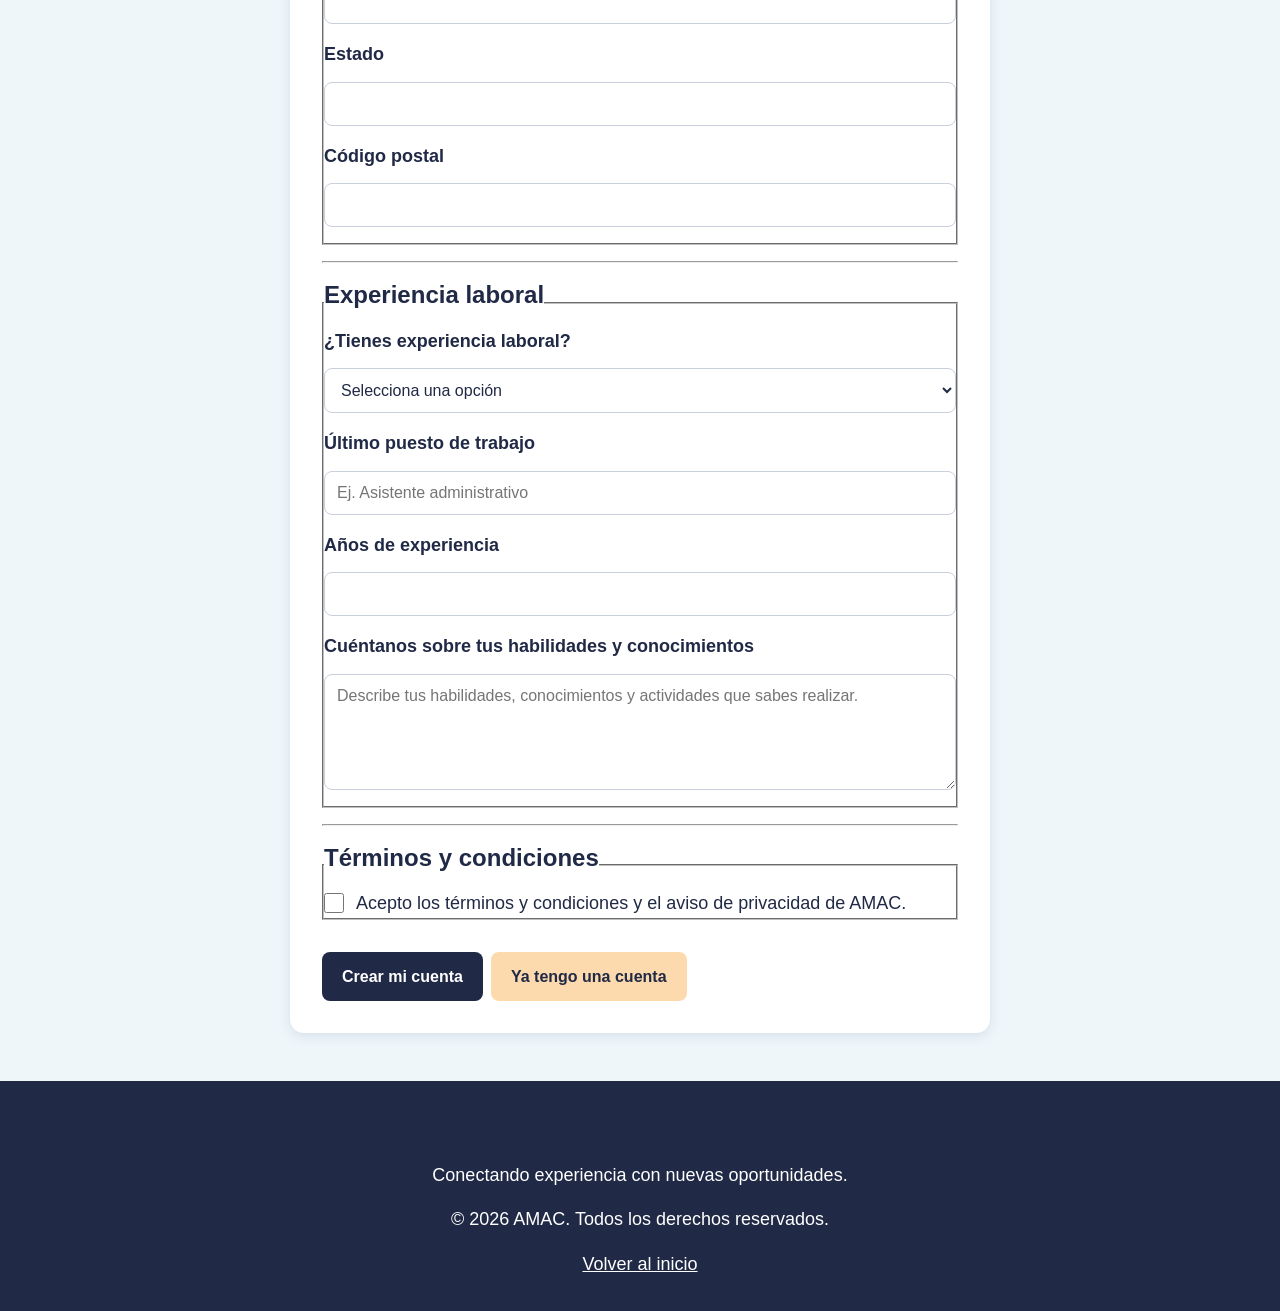
<file: amac-web/registro-candidato.html>
<!DOCTYPE html>
<html lang="es">

<head>
    <meta charset="UTF-8">
    <meta name="viewport" content="width=device-width, initial-scale=1.0">
    <meta name="description" content="Regístrate en AMAC y encuentra nuevas oportunidades laborales.">
    <title>Registro de candidato | AMAC</title>
    <link rel="stylesheet" href="css/variables.css">
    <link rel="stylesheet" href="css/base.css">
    <link rel="stylesheet" href="css/layout.css">
    <link rel="stylesheet" href="css/componentes.css">
</head>

<body>
    <a href="#contenido" class="saltar-contenido">
        Saltar al contenido
    </a>

    <header class="encabezado">
        <div class="contenedor encabezado-contenido">
            <a href="index.html" class="logo">
                AMAC
            </a>
            <nav class="navegacion" aria-label="Navegación principal">
                <ul>
                    <li><a href="index.html">Inicio</a></li>
                    <li><a href="index.html#vacantes">Vacantes</a></li>
                    <li><a href="login.html">Iniciar sesión</a></li>
                    <li><a href="registro-candidato.html">Registrarse</a></li>
                    <li><a href="empresa-vacantes.html">Empresas</a></li>
                </ul>
            </nav>
        </div>
    </header>

    <main id="contenido">
        <div class="contenedor">
            <section class="seccion-centrada">
                <h1>¡Únete a AMAC!</h1>
                <p>
                    Crea tu cuenta y descubre nuevas oportunidades
                    laborales. Queremos conocer tu experiencia,
                    habilidades e intereses.
                </p>
            </section>
            <section class="formulario-contenedor">
                <form class="formulario"
                    action="registro-exitoso.html"
                    method="get">

                    <fieldset>
                        <legend>
                            <h2>Datos personales</h2>
                        </legend>
                        <div class="formulario-grupo">
                            <label for="nombre">
                                Nombre(s)
                            </label>
                            <input
                                type="text"
                                id="nombre"
                                name="nombre"
                                placeholder="Escribe tu nombre"
                                autocomplete="given-name"
                                required>
                        </div>
                        <div class="formulario-grupo">
                            <label for="apellidos">
                                Apellidos
                            </label>
                            <input
                                type="text"
                                id="apellidos"
                                name="apellidos"
                                placeholder="Escribe tus apellidos"
                                autocomplete="family-name"
                                required>
                        </div>
                        <div class="formulario-grupo">
                            <label for="fecha-nacimiento">
                                Fecha de nacimiento
                            </label>
                            <input
                                type="date"
                                id="fecha-nacimiento"
                                name="fecha-nacimiento"
                                autocomplete="bday"
                                required>
                        </div>
                        <div class="formulario-grupo">
                            <label for="genero">
                                Género
                            </label>
                            <select id="genero" name="genero">
                                <option value="">Selecciona una opción</option>
                                <option value="femenino">Femenino</option>
                                <option value="masculino">Masculino</option>
                                <option value="otro">Otro</option>
                                <option value="no-responder">Prefiero no responder</option>
                            </select>
                        </div>
                    </fieldset>
                    <hr>

                    <fieldset>
                        <legend>
                            <h2>Información de contacto</h2>
                        </legend>
                        <div class="formulario-grupo">
                            <label for="correo">
                                Correo electrónico
                            </label>
                            <input
                                type="email"
                                id="correo"
                                name="correo"
                                placeholder="ejemplo@correo.com"
                                autocomplete="email"
                                required>
                        </div>
                        <div class="formulario-grupo">
                            <label for="telefono">
                                Número de teléfono
                            </label>
                            <input
                                type="tel"
                                id="telefono"
                                name="telefono"
                                placeholder="Ej. 8112345678"
                                autocomplete="tel"
                                required>
                        </div>
                        <div class="formulario-grupo">
                            <label for="contrasena">
                                Contraseña
                            </label>
                            <input
                                type="password"
                                id="contrasena"
                                name="contrasena"
                                autocomplete="new-password"
                                required>
                        </div>
                        <div class="formulario-grupo">
                            <label for="confirmar-contrasena">
                                Confirmar contraseña
                            </label>
                            <input
                                type="password"
                                id="confirmar-contrasena"
                                name="confirmar-contrasena"
                                autocomplete="new-password"
                                required>
                        </div>
                    </fieldset>
                    <hr>

                    <fieldset>
                        <legend>
                            <h2>Domicilio</h2>
                        </legend>
                        <div class="formulario-grupo">
                            <label for="calle">
                                Calle y número
                            </label>
                            <input
                                type="text"
                                id="calle"
                                name="calle"
                                autocomplete="street-address"
                                required>
                        </div>
                        <div class="formulario-grupo">
                            <label for="colonia">
                                Colonia
                            </label>
                            <input
                                type="text"
                                id="colonia"
                                name="colonia"
                                required>
                        </div>
                        <div class="formulario-grupo">
                            <label for="ciudad">
                                Ciudad o municipio
                            </label>
                            <input
                                type="text"
                                id="ciudad"
                                name="ciudad"
                                autocomplete="address-level2"
                                required>
                        </div>
                        <div class="formulario-grupo">
                            <label for="estado">
                                Estado
                            </label>
                            <input
                                type="text"
                                id="estado"
                                name="estado"
                                autocomplete="address-level1"
                                required>
                        </div>
                        <div class="formulario-grupo">
                            <label for="codigo-postal">
                                Código postal
                            </label>
                            <input
                                type="text"
                                id="codigo-postal"
                                name="codigo-postal"
                                inputmode="numeric"
                                autocomplete="postal-code"
                                maxlength="5"
                                required>
                        </div>
                    </fieldset>
                    <hr>

                    <fieldset>
                        <legend>
                            <h2>Experiencia laboral</h2>
                        </legend>
                        <div class="formulario-grupo">
                            <label for="experiencia">
                                ¿Tienes experiencia laboral?
                            </label>
                            <select id="experiencia" name="experiencia">
                                <option value="">Selecciona una opción</option>
                                <option value="si">Sí</option>
                                <option value="no">No</option>
                            </select>
                        </div>
                        <div class="formulario-grupo">
                            <label for="ultimo-empleo">
                                Último puesto de trabajo
                            </label>
                            <input
                                type="text"
                                id="ultimo-empleo"
                                name="ultimo-empleo"
                                placeholder="Ej. Asistente administrativo">
                        </div>
                        <div class="formulario-grupo">
                            <label for="anos-experiencia">
                                Años de experiencia
                            </label>
                            <input
                                type="number"
                                id="anos-experiencia"
                                name="anos-experiencia"
                                min="0"
                                max="80">
                        </div>
                        <div class="formulario-grupo">
                            <label for="habilidades">
                                Cuéntanos sobre tus habilidades y conocimientos
                            </label>
                            <textarea
                                id="habilidades"
                                name="habilidades"
                                rows="5"
                                placeholder="Describe tus habilidades, conocimientos y actividades que sabes realizar."></textarea>
                        </div>
                    </fieldset>
                    <hr>

                    <fieldset>
                        <legend>
                            <h2>Términos y condiciones</h2>
                        </legend>
                        <div class="formulario-checkbox">
                            <input
                                type="checkbox"
                                id="terminos"
                                name="terminos"
                                required>
                            <label for="terminos">
                                Acepto los términos y condiciones
                                y el aviso de privacidad de AMAC.
                            </label>
                        </div>
                    </fieldset>

                    <div class="acciones">
                        <button type="submit">
                            Crear mi cuenta
                        </button>
                        <a href="login.html" class="boton boton-secundario">
                            Ya tengo una cuenta
                        </a>
                    </div>
                </form>
            </section>
        </div>
    </main>

    <a
        href="tel:+528100000000"
        class="boton boton-secundario boton-ayuda">
        ¿Necesitas ayuda?
    </a>

    <footer class="pie-pagina">
        <div class="contenedor">
            <h2>AMAC</h2>
            <p>
                Conectando experiencia con nuevas oportunidades.
            </p>
            <p>
                © 2026 AMAC. Todos los derechos reservados.
            </p>
            <a href="index.html">Volver al inicio</a>
        </div>
    </footer>
</body>
</html>
</file>
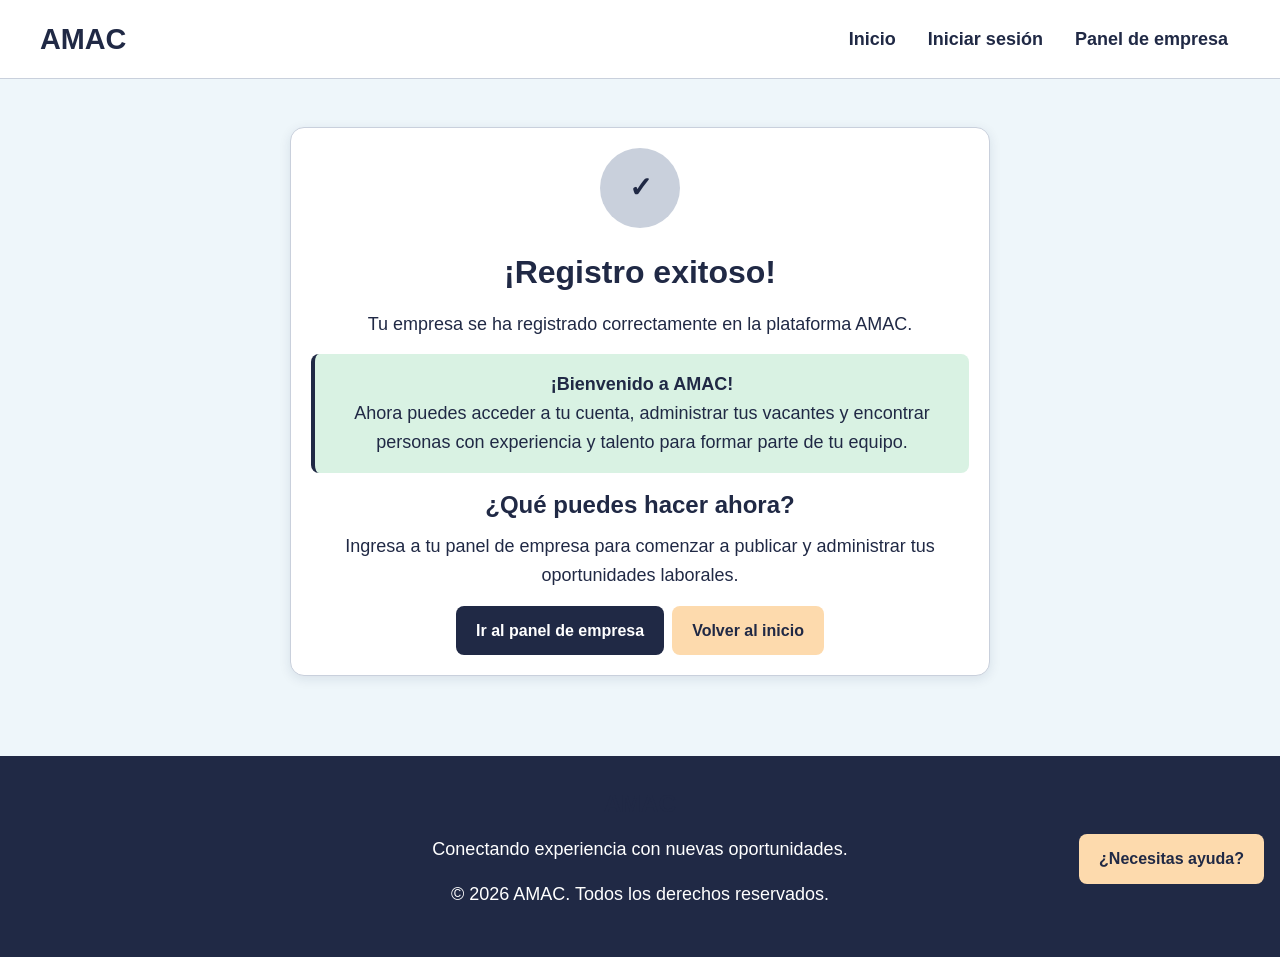
<file: amac-web/registro-empresa-exitoso.html>
<!DOCTYPE html>
<html lang="es">

<head>
    <meta charset="UTF-8">
    <meta name="viewport" content="width=device-width, initial-scale=1.0">
    <meta name="description" content="Confirmación del registro de empresa en AMAC.">
    <title>Registro exitoso | AMAC</title>
    <link rel="stylesheet" href="css/variables.css">
    <link rel="stylesheet" href="css/base.css">
    <link rel="stylesheet" href="css/layout.css">
    <link rel="stylesheet" href="css/componentes.css">
</head>

<body>
    <a href="#contenido" class="saltar-contenido">
        Saltar al contenido
    </a>

    <header class="encabezado">
        <div class="contenedor encabezado-contenido">
            <a href="index.html" class="logo">
                AMAC
            </a>
            <nav class="navegacion" aria-label="Navegación principal">
                <ul>
                    <li><a href="index.html">Inicio</a></li>
                    <li><a href="login.html">Iniciar sesión</a></li>
                    <li><a href="empresa-vacantes.html">Panel de empresa</a></li>
                </ul>
            </nav>
        </div>
    </header>

    <main id="contenido">
        <div class="contenedor">
            <section class="seccion-centrada">
                <div class="tarjeta formulario-contenedor">
                    <div class="avatar" style="margin: 0 auto 1.5rem;">
                        ✓
                    </div>
                    <h1>¡Registro exitoso!</h1>
                    <p>
                        Tu empresa se ha registrado correctamente
                        en la plataforma AMAC.
                    </p>
                    <div class="mensaje mensaje-exito">
                        <strong>¡Bienvenido a AMAC!</strong>
                        <p>
                            Ahora puedes acceder a tu cuenta,
                            administrar tus vacantes y encontrar
                            personas con experiencia y talento
                            para formar parte de tu equipo.
                        </p>
                    </div>
                    <h2>¿Qué puedes hacer ahora?</h2>
                    <p>
                        Ingresa a tu panel de empresa para comenzar
                        a publicar y administrar tus oportunidades laborales.
                    </p>
                    <div class="acciones" style="justify-content: center;">
                        <a href="empresa-vacantes.html" class="boton">
                            Ir al panel de empresa
                        </a>
                        <a href="index.html" class="boton boton-secundario">
                            Volver al inicio
                        </a>
                    </div>
                </div>
            </section>
        </div>
    </main>

    <a
        href="tel:+528100000000"
        class="boton boton-secundario boton-ayuda"
        aria-label="Llamar al servicio de ayuda AMAC">
        ¿Necesitas ayuda?
    </a>

    <footer class="pie-pagina">
        <div class="contenedor">
            <h2>AMAC</h2>
            <p>
                Conectando experiencia con nuevas oportunidades.
            </p>
            <p>
                © 2026 AMAC. Todos los derechos reservados.
            </p>
        </div>
    </footer>
</body>
</html>
</file>
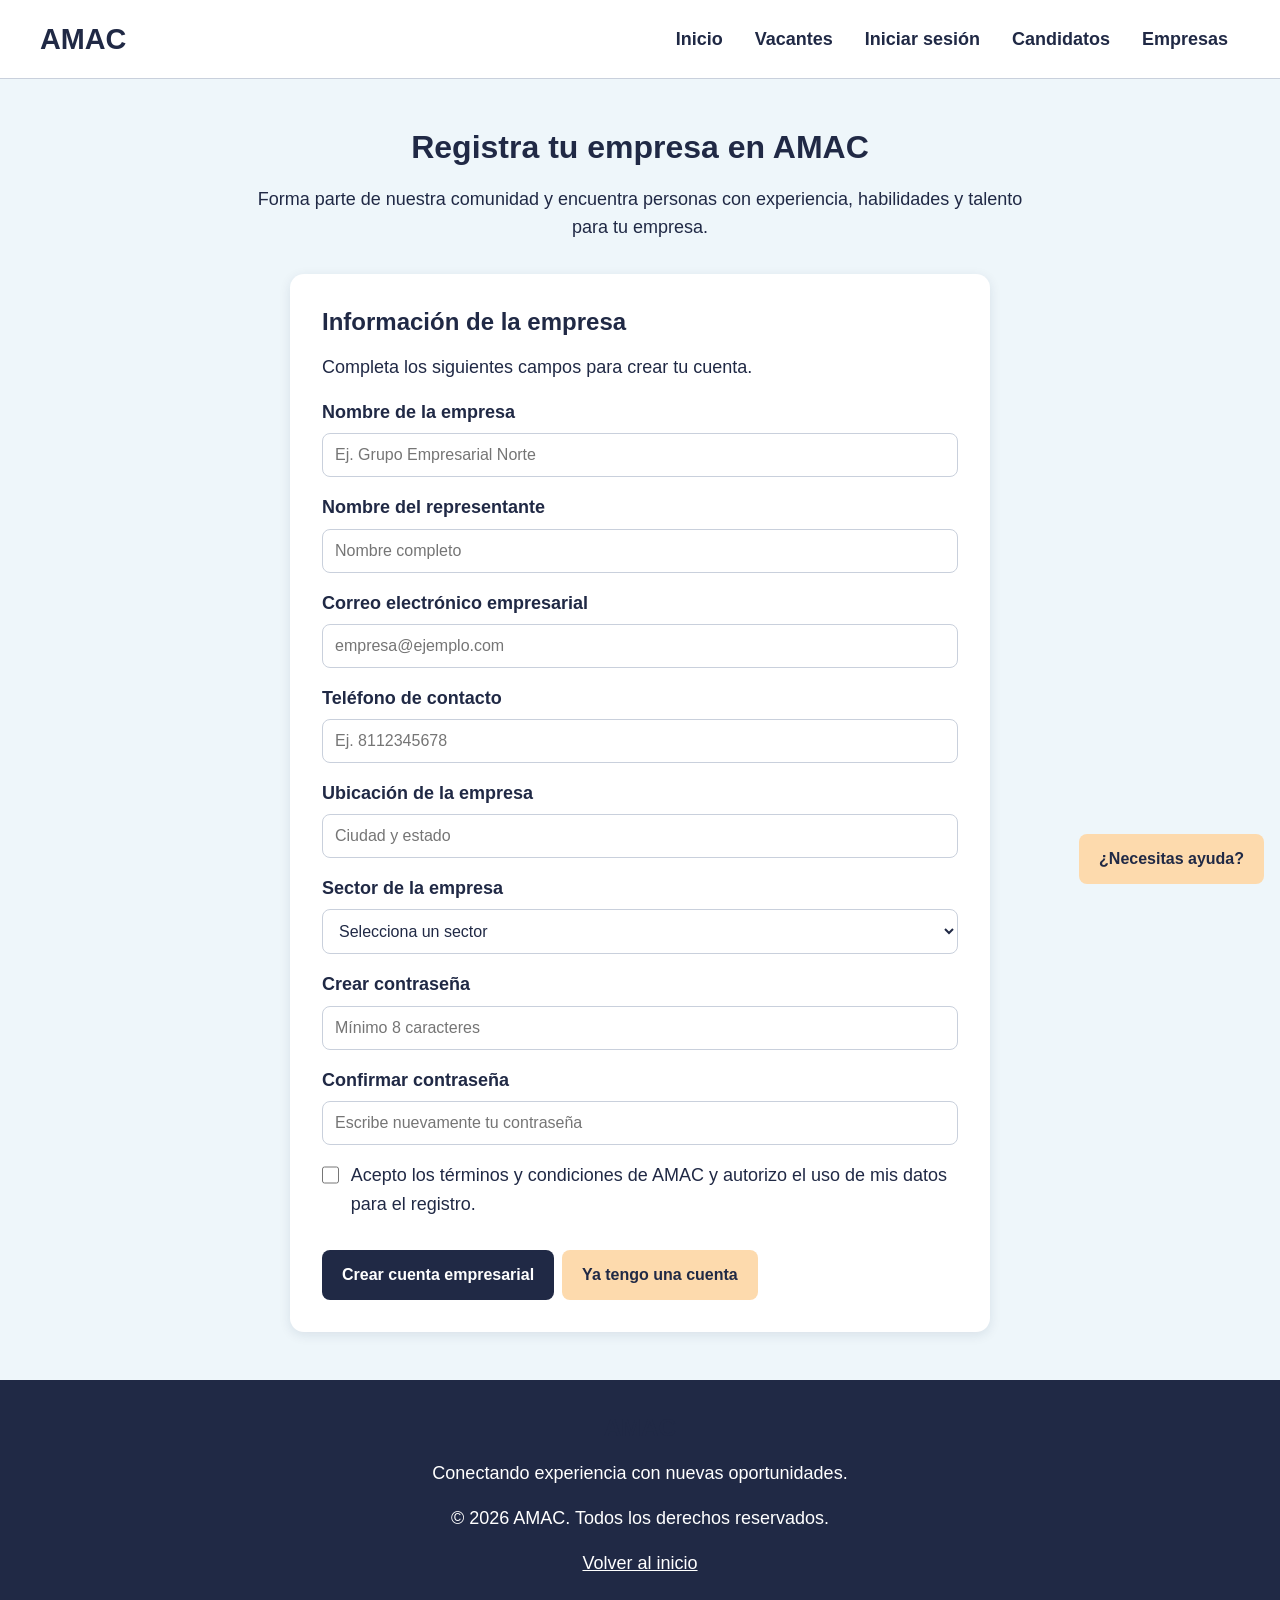
<file: amac-web/registro-empresa.html>
<!DOCTYPE html>
<html lang="es">

<head>
    <meta charset="UTF-8">
    <meta name="viewport" content="width=device-width, initial-scale=1.0">
    <meta name="description" content="Registra tu empresa en AMAC y encuentra talento con experiencia.">
    <title>AMAC | Registro de empresas</title>
    <link rel="stylesheet" href="css/variables.css">
    <link rel="stylesheet" href="css/base.css">
    <link rel="stylesheet" href="css/layout.css">
    <link rel="stylesheet" href="css/componentes.css">
</head>
<body>
    <a href="#contenido" class="saltar-contenido">
        Saltar al contenido
    </a>

    <header class="encabezado">
        <div class="contenedor encabezado-contenido">
            <a href="index.html" class="logo" aria-label="AMAC, página principal">
                AMAC
            </a>
            <nav class="navegacion" aria-label="Navegación principal">
                <ul>
                    <li>
                        <a href="index.html">Inicio</a>
                    </li>
                    <li>
                        <a href="index.html#vacantes">Vacantes</a>
                    </li>
                    <li>
                        <a href="login.html">Iniciar sesión</a>
                    </li>
                    <li>
                        <a href="registro-candidato.html">Candidatos</a>
                    </li>
                    <li>
                        <a href="empresa-vacantes.html">Empresas</a>
                    </li>
                </ul>
            </nav>
        </div>
    </header>

    <main id="contenido">
        <div class="contenedor">
            <section class="seccion-centrada">
                <h1>Registra tu empresa en AMAC</h1>
                <p>
                    Forma parte de nuestra comunidad y encuentra personas
                    con experiencia, habilidades y talento para tu empresa.
                </p>
            </section>

            <section class="formulario-contenedor">
                <h2>Información de la empresa</h2>
                <p>
                    Completa los siguientes campos para crear tu cuenta.
                </p>
                <form class="formulario"
                      action="registro-empresa-exitoso.html"
                      method="get">

                    <div class="formulario-campo">
                        <label for="nombre-empresa">
                            Nombre de la empresa
                        </label>
                        <input
                            type="text"
                            id="nombre-empresa"
                            name="nombre-empresa"
                            placeholder="Ej. Grupo Empresarial Norte"
                            required>
                    </div>

                    <div class="formulario-campo">
                        <label for="representante">
                            Nombre del representante
                        </label>
                        <input
                            type="text"
                            id="representante"
                            name="representante"
                            placeholder="Nombre completo"
                            required>
                    </div>

                    <div class="formulario-campo">
                        <label for="correo">
                            Correo electrónico empresarial
                        </label>
                        <input
                            type="email"
                            id="correo"
                            name="correo"
                            placeholder="empresa@ejemplo.com"
                            required>
                    </div>

                    <div class="formulario-campo">
                        <label for="telefono">
                            Teléfono de contacto
                        </label>
                        <input
                            type="tel"
                            id="telefono"
                            name="telefono"
                            placeholder="Ej. 8112345678"
                            required>
                    </div>

                    <div class="formulario-campo">
                        <label for="ubicacion">
                            Ubicación de la empresa
                        </label>
                        <input
                            type="text"
                            id="ubicacion"
                            name="ubicacion"
                            placeholder="Ciudad y estado"
                            required>
                    </div>

                    <div class="formulario-campo">
                        <label for="sector">
                            Sector de la empresa
                        </label>
                        <select id="sector" name="sector" required>
                            <option value="">Selecciona un sector</option>
                            <option value="comercio">Comercio</option>
                            <option value="servicios">Servicios</option>
                            <option value="educacion">Educación</option>
                            <option value="salud">Salud</option>
                            <option value="industria">Industria</option>
                            <option value="otro">Otro</option>
                        </select>
                    </div>

                    <div class="formulario-campo">
                        <label for="contrasena">
                            Crear contraseña
                        </label>
                        <input
                            type="password"
                            id="contrasena"
                            name="contrasena"
                            minlength="8"
                            autocomplete="new-password"
                            placeholder="Mínimo 8 caracteres"
                            required>
                    </div>

                    <div class="formulario-campo">
                        <label for="confirmar-contrasena">
                            Confirmar contraseña
                        </label>
                        <input
                            type="password"
                            id="confirmar-contrasena"
                            name="confirmar-contrasena"
                            minlength="8"
                            autocomplete="new-password"
                            placeholder="Escribe nuevamente tu contraseña"
                            required>
                    </div>

                    <div class="formulario-checkbox">
                        <input
                            type="checkbox"
                            id="terminos"
                            name="terminos"
                            value="aceptados"
                            required>
                        <label for="terminos">
                            Acepto los términos y condiciones de AMAC
                            y autorizo el uso de mis datos para el registro.
                        </label>
                    </div>

                    <div class="acciones">
                        <button type="submit">
                            Crear cuenta empresarial
                        </button>
                        <a href="login.html" class="boton boton-secundario">
                            Ya tengo una cuenta
                        </a>
                    </div>
                </form>
            </section>
        </div>
    </main>

    <a
        href="tel:+528100000000"
        class="boton boton-secundario boton-ayuda"
        aria-label="Llamar al servicio de ayuda AMAC">
        ¿Necesitas ayuda?
    </a>

    <footer class="pie-pagina">
        <div class="contenedor">
            <h2>AMAC</h2>
            <p>
                Conectando experiencia con nuevas oportunidades.
            </p>
            <p>
                © 2026 AMAC. Todos los derechos reservados.
            </p>
            <a href="index.html">Volver al inicio</a>
        </div>
    </footer>
</body>
</html>
</file>
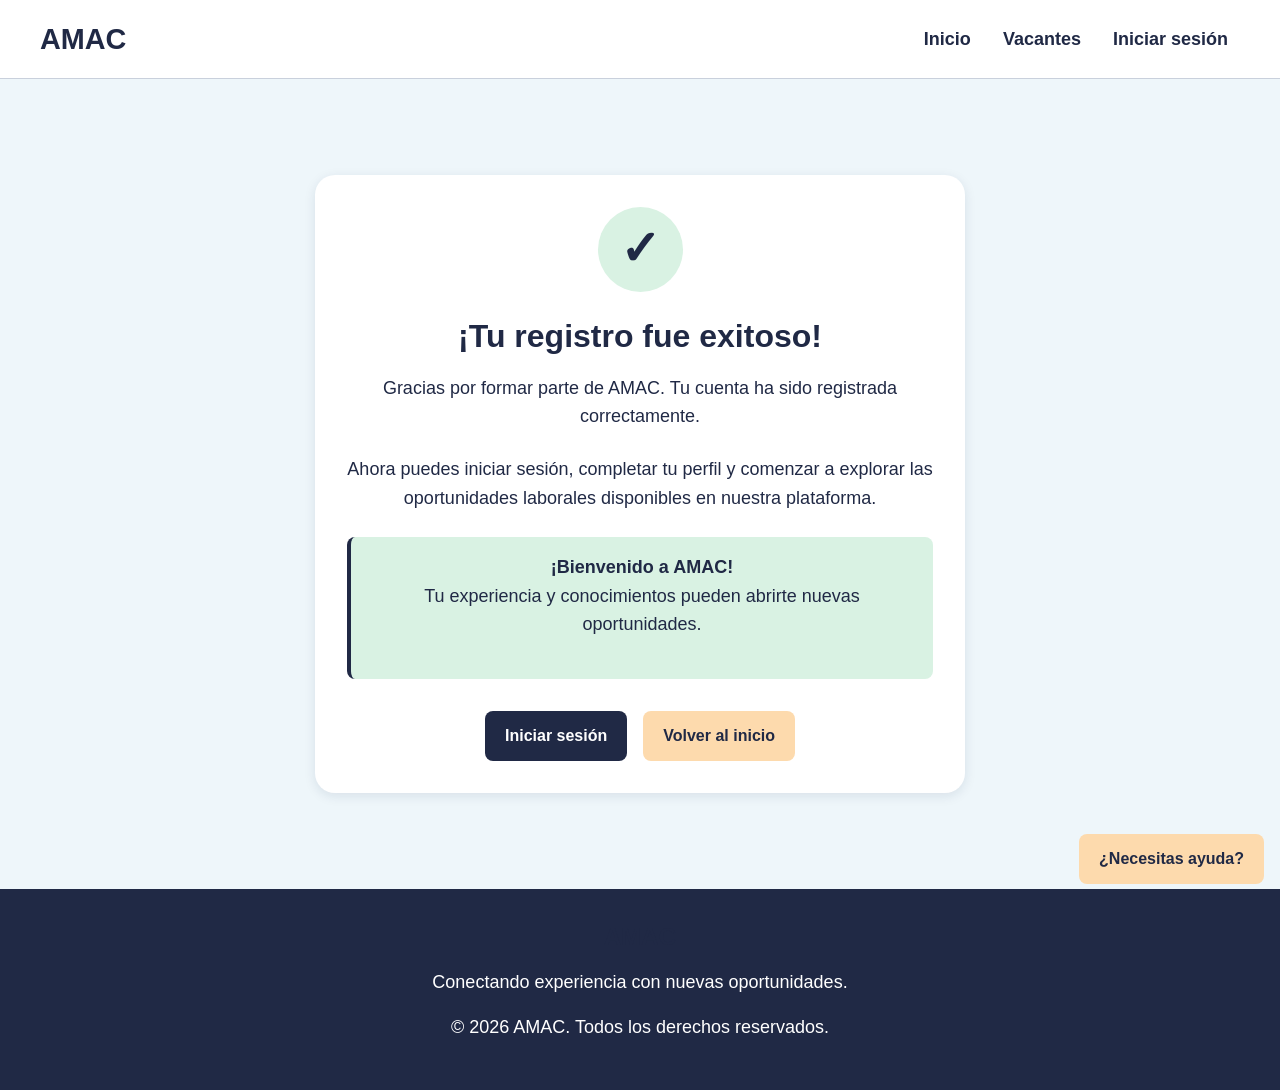
<file: amac-web/registro-exitoso.html>
<!DOCTYPE html>
<html lang="es">

<head>
    <meta charset="UTF-8">
    <meta name="viewport" content="width=device-width, initial-scale=1.0">
    <meta name="description" content="Confirmación de registro exitoso en AMAC.">
    <title>Registro exitoso | AMAC</title>
    <link rel="stylesheet" href="css/variables.css">
    <link rel="stylesheet" href="css/base.css">
    <link rel="stylesheet" href="css/layout.css">
    <link rel="stylesheet" href="css/componentes.css">
    <style>
        .confirmacion {
            max-width: 650px;
            margin: 3rem auto;
            padding: 2rem;
            text-align: center;
            background-color: var(--color-blanco);
            border-radius: var(--radio-grande);
            box-shadow: var(--sombra-tarjeta);
        }
        .confirmacion-icono {
            width: 85px;
            height: 85px;
            margin: 0 auto 1.5rem;
            display: flex;
            align-items: center;
            justify-content: center;
            border-radius: 50%;
            background-color: #D9F2E3;
            color: var(--color-exito);
            font-size: 3rem;
            font-weight: bold;
        }
        .confirmacion h1 {
            margin-bottom: 1rem;
        }
        .confirmacion p {
            margin-bottom: 1.5rem;
        }
        .confirmacion-acciones {
            display: flex;
            flex-direction: column;
            gap: 1rem;
            margin-top: 2rem;
        }
        @media (min-width: 600px) {
            .confirmacion-acciones {
                flex-direction: row;
                justify-content: center;
            }
        }
    </style>
</head>
<body>
    <a href="#contenido" class="saltar-contenido">
        Saltar al contenido
    </a>

    <header class="encabezado">
        <div class="contenedor encabezado-contenido">
            <a href="index.html" class="logo">
                AMAC
            </a>
            <nav class="navegacion" aria-label="Navegación principal">
                <ul>
                    <li>
                        <a href="index.html">Inicio</a>
                    </li>
                    <li>
                        <a href="index.html#vacantes">Vacantes</a>
                    </li>
                    <li>
                        <a href="login.html">Iniciar sesión</a>
                    </li>
                </ul>
            </nav>
        </div>
    </header>

    <main id="contenido">
        <div class="contenedor">
            <section class="confirmacion">
                <div class="confirmacion-icono" aria-hidden="true">
                    ✓
                </div>
                <h1>¡Tu registro fue exitoso!</h1>
                <p>
                    Gracias por formar parte de AMAC.
                    Tu cuenta ha sido registrada correctamente.
                </p>
                <p>
                    Ahora puedes iniciar sesión, completar tu perfil
                    y comenzar a explorar las oportunidades laborales
                    disponibles en nuestra plataforma.
                </p>
                <div class="mensaje mensaje-exito">
                    <strong>¡Bienvenido a AMAC!</strong>
                    <p>
                        Tu experiencia y conocimientos pueden abrirte
                        nuevas oportunidades.
                    </p>
                </div>
                <div class="confirmacion-acciones">
                    <a href="login.html" class="boton">
                        Iniciar sesión
                    </a>
                    <a href="index.html" class="boton boton-secundario">
                        Volver al inicio
                    </a>
                </div>
            </section>
        </div>
    </main>

    <a
        href="tel:+528100000000"
        class="boton boton-secundario boton-ayuda"
        aria-label="Llamar al servicio de ayuda AMAC">
        ¿Necesitas ayuda?
    </a>

    <footer class="pie-pagina">
        <div class="contenedor">
            <h2>AMAC</h2>
            <p>
                Conectando experiencia con nuevas oportunidades.
            </p>
            <p>
                © 2026 AMAC. Todos los derechos reservados.
            </p>
        </div>
    </footer>
</body>
</html>
</file>
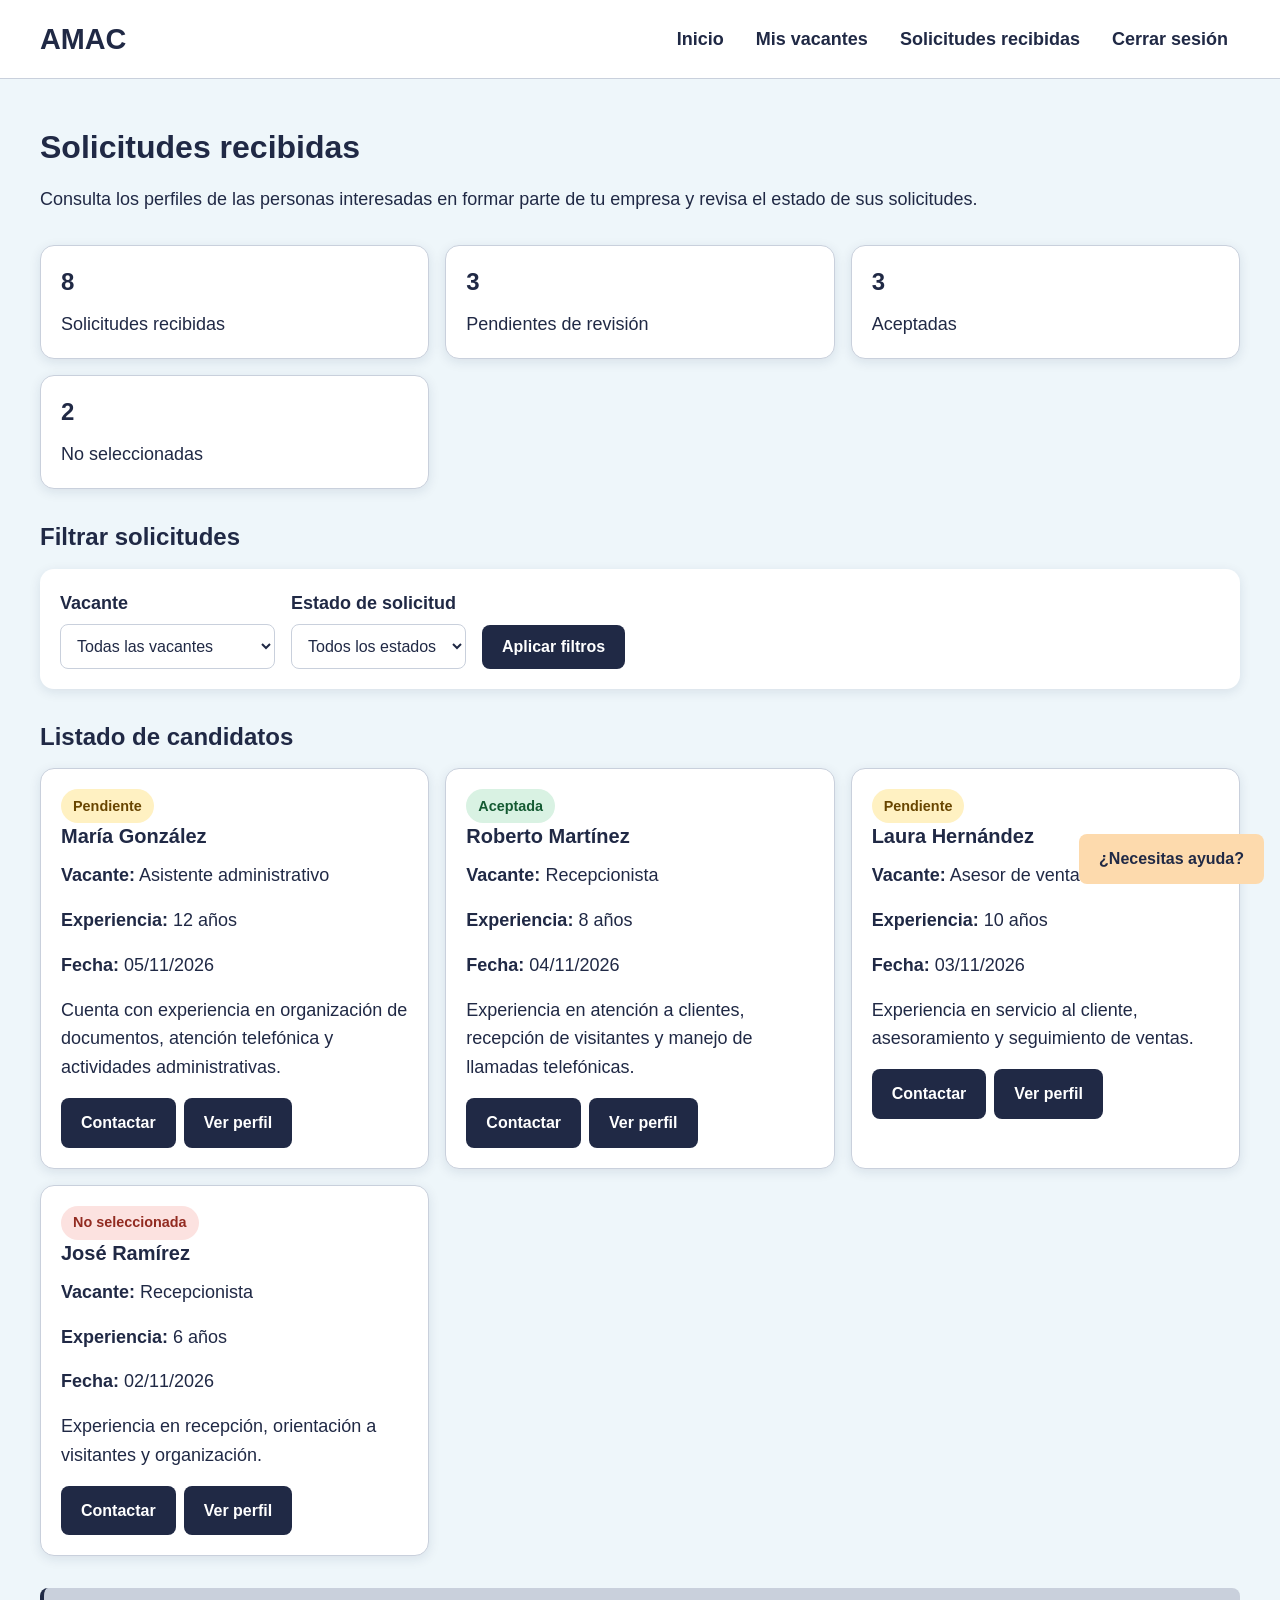
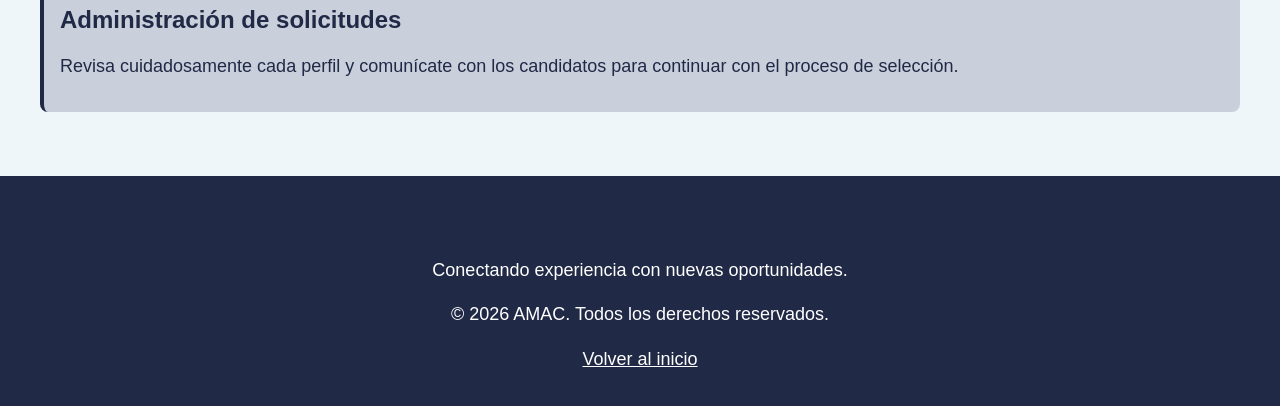
<file: amac-web/solicitudes-recibidas.html>
<!DOCTYPE html>
<html lang="es">

<head>
    <meta charset="UTF-8">
    <meta name="viewport" content="width=device-width, initial-scale=1.0">
    <meta name="description" content="Consulta y administra las solicitudes recibidas por tu empresa en AMAC.">
    <title>AMAC | Solicitudes recibidas</title>
    <link rel="stylesheet" href="css/variables.css">
    <link rel="stylesheet" href="css/base.css">
    <link rel="stylesheet" href="css/layout.css">
    <link rel="stylesheet" href="css/componentes.css">
</head>

<body>
    <a href="#contenido" class="saltar-contenido">
        Saltar al contenido
    </a>

    <header class="encabezado">
        <div class="contenedor encabezado-contenido">
            <a href="index.html" class="logo">
                AMAC
            </a>
            <nav class="navegacion" aria-label="Navegación principal">
                <ul>
                    <li>
                        <a href="index.html">Inicio</a>
                    </li>
                    <li>
                        <a href="empresa-vacantes.html">Mis vacantes</a>
                    </li>
                    <li>
                        <a href="solicitudes-recibidas.html" aria-current="page">
                            Solicitudes recibidas
                        </a>
                    </li>
                    <li>
                        <a href="login.html">Cerrar sesión</a>
                    </li>
                </ul>
            </nav>
        </div>
    </header>

    <main id="contenido">
        <div class="contenedor">

            <section class="seccion">
                <h1>Solicitudes recibidas</h1>
                <p>
                    Consulta los perfiles de las personas interesadas
                    en formar parte de tu empresa y revisa el estado
                    de sus solicitudes.
                </p>
            </section>

            <section class="rejilla seccion" aria-label="Resumen de solicitudes">
                <article class="tarjeta">
                    <h2>8</h2>
                    <p>Solicitudes recibidas</p>
                </article>
                <article class="tarjeta">
                    <h2>3</h2>
                    <p>Pendientes de revisión</p>
                </article>
                <article class="tarjeta">
                    <h2>3</h2>
                    <p>Aceptadas</p>
                </article>
                <article class="tarjeta">
                    <h2>2</h2>
                    <p>No seleccionadas</p>
                </article>
            </section>

            <section class="seccion">
                <h2>Filtrar solicitudes</h2>
                <form class="buscador" action="solicitudes-recibidas.html" method="get">
                    <div class="formulario-campo">
                        <label for="vacante">Vacante</label>
                        <select id="vacante" name="vacante">
                            <option value="">Todas las vacantes</option>
                            <option value="administrativo">Asistente administrativo</option>
                            <option value="recepcionista">Recepcionista</option>
                            <option value="ventas">Asesor de ventas</option>
                        </select>
                    </div>
                    <div class="formulario-campo">
                        <label for="estado">Estado de solicitud</label>
                        <select id="estado" name="estado">
                            <option value="">Todos los estados</option>
                            <option value="pendiente">Pendiente</option>
                            <option value="aceptada">Aceptada</option>
                            <option value="rechazada">No seleccionada</option>
                        </select>
                    </div>
                    <button type="submit">
                        Aplicar filtros
                    </button>
                </form>
            </section>

            <section class="seccion">
                <h2>Listado de candidatos</h2>
                <div class="rejilla">

                    <article class="tarjeta">
                        <span class="estado estado-pendiente">
                            Pendiente
                        </span>
                        <h3>María González</h3>
                        <p><strong>Vacante:</strong> Asistente administrativo</p>
                        <p><strong>Experiencia:</strong> 12 años</p>
                        <p><strong>Fecha:</strong> 05/11/2026</p>
                        <p>
                            Cuenta con experiencia en organización
                            de documentos, atención telefónica
                            y actividades administrativas.
                        </p>
                        <div class="acciones">
                            <a href="mailto:candidato1@ejemplo.com" class="boton">
                                Contactar
                            </a>
                            <button type="button">
                                Ver perfil
                            </button>
                        </div>
                    </article>

                    <article class="tarjeta">
                        <span class="estado estado-aceptada">
                            Aceptada
                        </span>
                        <h3>Roberto Martínez</h3>
                        <p><strong>Vacante:</strong> Recepcionista</p>
                        <p><strong>Experiencia:</strong> 8 años</p>
                        <p><strong>Fecha:</strong> 04/11/2026</p>
                        <p>
                            Experiencia en atención a clientes,
                            recepción de visitantes y manejo
                            de llamadas telefónicas.
                        </p>
                        <div class="acciones">
                            <a href="mailto:candidato2@ejemplo.com" class="boton">
                                Contactar
                            </a>
                            <button type="button">
                                Ver perfil
                            </button>
                        </div>
                    </article>

                    <article class="tarjeta">
                        <span class="estado estado-pendiente">
                            Pendiente
                        </span>
                        <h3>Laura Hernández</h3>
                        <p><strong>Vacante:</strong> Asesor de ventas</p>
                        <p><strong>Experiencia:</strong> 10 años</p>
                        <p><strong>Fecha:</strong> 03/11/2026</p>
                        <p>
                            Experiencia en servicio al cliente,
                            asesoramiento y seguimiento de ventas.
                        </p>
                        <div class="acciones">
                            <a href="mailto:candidato3@ejemplo.com" class="boton">
                                Contactar
                            </a>
                            <button type="button">
                                Ver perfil
                            </button>
                        </div>
                    </article>

                    <article class="tarjeta">
                        <span class="estado estado-rechazada">
                            No seleccionada
                        </span>
                        <h3>José Ramírez</h3>
                        <p><strong>Vacante:</strong> Recepcionista</p>
                        <p><strong>Experiencia:</strong> 6 años</p>
                        <p><strong>Fecha:</strong> 02/11/2026</p>
                        <p>
                            Experiencia en recepción,
                            orientación a visitantes y organización.
                        </p>
                        <div class="acciones">
                            <a href="mailto:candidato4@ejemplo.com" class="boton">
                                Contactar
                            </a>
                            <button type="button">
                                Ver perfil
                            </button>
                        </div>
                    </article>
                </div>
            </section>

            <section class="seccion mensaje">
                <h2>Administración de solicitudes</h2>
                <p>
                    Revisa cuidadosamente cada perfil y comunícate
                    con los candidatos para continuar con el proceso
                    de selección.
                </p>
            </section>
        </div>
    </main>

    <a
        href="tel:+528100000000"
        class="boton boton-secundario boton-ayuda"
        aria-label="Llamar al servicio de ayuda AMAC">
        ¿Necesitas ayuda?
    </a>

    <footer class="pie-pagina">
        <div class="contenedor">
            <h2>AMAC</h2>
            <p>
                Conectando experiencia con nuevas oportunidades.
            </p>
            <p>
                © 2026 AMAC. Todos los derechos reservados.
            </p>
            <a href="index.html">Volver al inicio</a>
        </div>
    </footer>
</body>
</html>
</file>
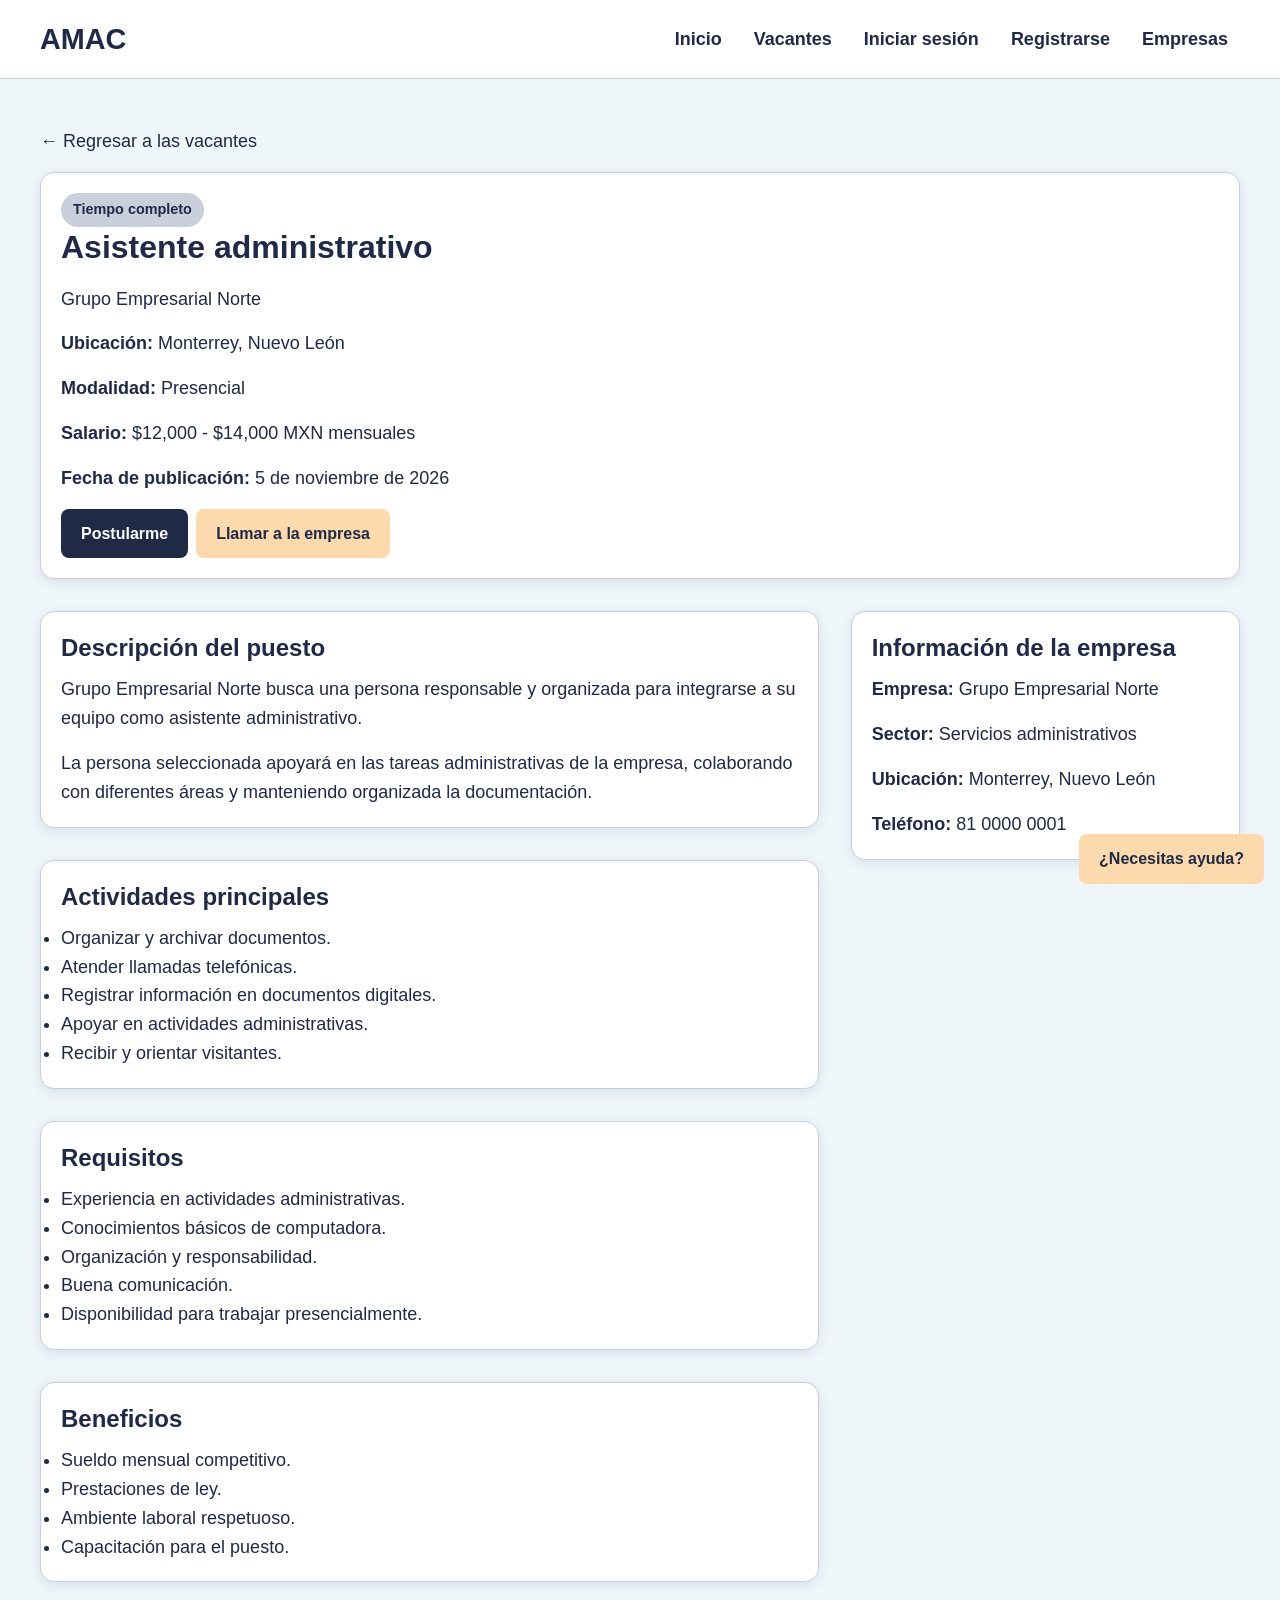
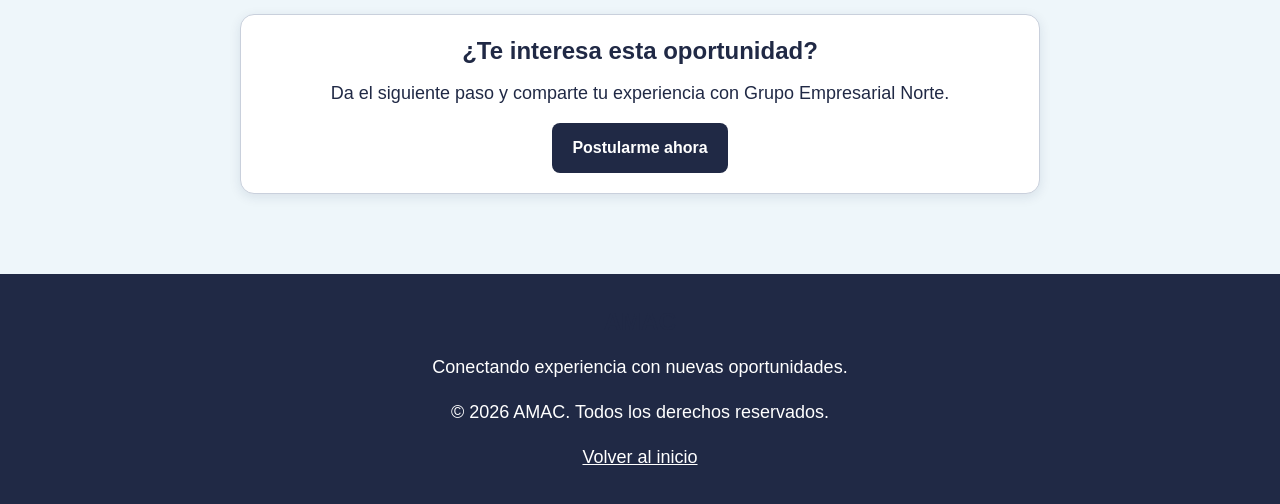
<file: amac-web/vacante.html>
<!DOCTYPE html>
<html lang="es">

<head>
    <meta charset="UTF-8">
    <meta name="viewport" content="width=device-width, initial-scale=1.0">
    <meta name="description" content="Consulta los detalles de una oportunidad laboral en AMAC.">
    <title>Detalle de vacante | AMAC</title>
    <link rel="stylesheet" href="css/variables.css">
    <link rel="stylesheet" href="css/base.css">
    <link rel="stylesheet" href="css/layout.css">
    <link rel="stylesheet" href="css/componentes.css">
</head>

<body>
    <a href="#contenido" class="saltar-contenido">
        Saltar al contenido
    </a>

    <header class="encabezado">
        <div class="contenedor encabezado-contenido">
            <a href="index.html" class="logo">
                AMAC
            </a>
            <nav class="navegacion" aria-label="Navegación principal">
                <ul>
                    <li>
                        <a href="index.html">Inicio</a>
                    </li>
                    <li>
                        <a href="index.html#vacantes">Vacantes</a>
                    </li>
                    <li>
                        <a href="login.html">Iniciar sesión</a>
                    </li>
                    <li>
                        <a href="registro-candidato.html">Registrarse</a>
                    </li>
                    <li>
                        <a href="empresa-vacantes.html">Empresas</a>
                    </li>
                </ul>
            </nav>
        </div>
    </header>

    <main id="contenido">
        <div class="contenedor">

            <p>
                <a href="index.html#vacantes">
                    ← Regresar a las vacantes
                </a>
            </p>

            <section class="seccion tarjeta">
                <span class="etiqueta">
                    Tiempo completo
                </span>
                <h1>Asistente administrativo</h1>
                <p class="empresa">
                    Grupo Empresarial Norte
                </p>
                <p>
                    <strong>Ubicación:</strong>
                    Monterrey, Nuevo León
                </p>
                <p>
                    <strong>Modalidad:</strong>
                    Presencial
                </p>
                <p>
                    <strong>Salario:</strong>
                    $12,000 - $14,000 MXN mensuales
                </p>
                <p>
                    <strong>Fecha de publicación:</strong>
                    5 de noviembre de 2026
                </p>
                <div class="acciones">
                    <a href="registro-candidato.html" class="boton">
                        Postularme
                    </a>
                    <a href="tel:+528100000001" class="boton boton-secundario">
                        Llamar a la empresa
                    </a>
                </div>
            </section>

            <div class="detalle-vacante">

                <div class="detalle-principal">

                    <section class="seccion tarjeta">
                        <h2>Descripción del puesto</h2>
                        <p>
                            Grupo Empresarial Norte busca una persona
                            responsable y organizada para integrarse
                            a su equipo como asistente administrativo.
                        </p>
                        <p>
                            La persona seleccionada apoyará en las tareas
                            administrativas de la empresa, colaborando
                            con diferentes áreas y manteniendo organizada
                            la documentación.
                        </p>
                    </section>

                    <section class="seccion tarjeta">
                        <h2>Actividades principales</h2>
                        <ul>
                            <li>Organizar y archivar documentos.</li>
                            <li>Atender llamadas telefónicas.</li>
                            <li>Registrar información en documentos digitales.</li>
                            <li>Apoyar en actividades administrativas.</li>
                            <li>Recibir y orientar visitantes.</li>
                        </ul>
                    </section>

                    <section class="seccion tarjeta">
                        <h2>Requisitos</h2>
                        <ul>
                            <li>Experiencia en actividades administrativas.</li>
                            <li>Conocimientos básicos de computadora.</li>
                            <li>Organización y responsabilidad.</li>
                            <li>Buena comunicación.</li>
                            <li>Disponibilidad para trabajar presencialmente.</li>
                        </ul>
                    </section>

                    <section class="seccion tarjeta">
                        <h2>Beneficios</h2>
                        <ul>
                            <li>Sueldo mensual competitivo.</li>
                            <li>Prestaciones de ley.</li>
                            <li>Ambiente laboral respetuoso.</li>
                            <li>Capacitación para el puesto.</li>
                        </ul>
                    </section>
                </div>

                <aside class="detalle-lateral">
                    <section class="tarjeta">
                        <h2>Información de la empresa</h2>
                        <p>
                            <strong>Empresa:</strong>
                            Grupo Empresarial Norte
                        </p>
                        <p>
                            <strong>Sector:</strong>
                            Servicios administrativos
                        </p>
                        <p>
                            <strong>Ubicación:</strong>
                            Monterrey, Nuevo León
                        </p>
                        <p>
                            <strong>Teléfono:</strong>
                            81 0000 0001
                        </p>
                    </section>
                </aside>
            </div>

            <section class="seccion tarjeta seccion-centrada">
                <h2>¿Te interesa esta oportunidad?</h2>
                <p>
                    Da el siguiente paso y comparte tu experiencia
                    con Grupo Empresarial Norte.
                </p>
                <a href="registro-candidato.html" class="boton">
                    Postularme ahora
                </a>
            </section>
        </div>
    </main>

    <a
        href="tel:+528100000000"
        class="boton boton-secundario boton-ayuda"
        aria-label="Llamar al servicio de ayuda AMAC">
        ¿Necesitas ayuda?
    </a>

    <footer class="pie-pagina">
        <div class="contenedor">
            <h2>AMAC</h2>
            <p>
                Conectando experiencia con nuevas oportunidades.
            </p>
            <p>
                © 2026 AMAC. Todos los derechos reservados.
            </p>
            <a href="index.html">Volver al inicio</a>
        </div>
    </footer>
</body>
</html>
</file>
<file: amac-web/css/variables.css>
:root {
    /* Colores principales */
    --color-primario: #202945;
    --color-primario-oscuro: #202945;
    --color-secundario: #FDDAAD;

    /* Colores de fondo */
    --color-fondo: #EEF6FA;
    --color-blanco: #FFFFFF;
    --color-seccion: #C9D0DC;

    /* Colores de texto */
    --color-texto: #202945;
    --color-texto-secundario: #526477;

    /* Colores de estado */
    --color-exito: #202945;
    --color-advertencia: #FDDAAD;
    --color-error: #FCE8E6;

    /* Bordes y sombras */
    --color-borde: #C9D0DC;
    --sombra-tarjeta: 0 3px 12px rgba(16, 44, 74, 0.10);

    /* Tipografía */
    --fuente-principal: Arial, Helvetica, sans-serif;

    /* Tamaños de texto */
    --texto-base: 1.125rem;
    --texto-pequeno: 1rem;
    --titulo-principal: 2rem;
    --titulo-secundario: 1.5rem;

    /* Bordes redondeados */
    --radio-pequeno: 8px;
    --radio-medio: 14px;
    --radio-grande: 20px;

    /* Espaciado */
    --espacio-pequeno: 0.5rem;
    --espacio-medio: 1rem;
    --espacio-grande: 2rem;

    /* Ancho máximo del contenido */
    --ancho-contenido: 1200px;
}
</file>
<file: amac-web/css/base.css>
/* Elimina márgenes y espacios predeterminados */
* {
    margin: 0;
    padding: 0;
    box-sizing: border-box;
}

/* Desplazamiento suave */
html {
    scroll-behavior: smooth;
}

/* Estilos generales de toda la página */
body {
    font-family: var(--fuente-principal);
    font-size: var(--texto-base);
    line-height: 1.6;
    color: var(--color-texto);
    background-color: var(--color-fondo);
}

/* Imágenes adaptables */
img {
    max-width: 100%;
    height: auto;
    display: block;
}

/* Encabezados */
h1,
h2,
h3,
h4 {
    color: var(--color-primario);
    line-height: 1.3;
    margin-bottom: var(--espacio-medio);
}

h1 {
    font-size: var(--titulo-principal);
}

h2 {
    font-size: var(--titulo-secundario);
}

h3 {
    font-size: 1.25rem;
}

/* Párrafos */
p {
    margin-bottom: var(--espacio-medio);
}

/* Enlaces */
a {
    color: var(--color-primario);
    text-decoration: none;
}

a:hover {
    text-decoration: underline;
}

/* Botones */
button,
.boton {
    display: inline-flex;
    align-items: center;
    justify-content: center;
    min-height: 44px;
    padding: 0.75rem 1.25rem;
    border: none;
    border-radius: var(--radio-pequeno);
    background-color: var(--color-primario);
    color: var(--color-blanco);
    font-family: inherit;
    font-size: 1rem;
    font-weight: bold;
    text-align: center;
    cursor: pointer;
    transition: background-color 0.2s ease;
}

button:hover,
.boton:hover {
    background-color: var(--color-primario-oscuro);
    text-decoration: none;
}

/* Botón secundario */
.boton-secundario {
    background-color: var(--color-secundario);
    color: var(--color-texto);
}

.boton-secundario:hover {
    background-color: #D9A82E;
}

/* Campos de formulario */
input,
select,
textarea {
    width: 100%;
    min-height: 44px;
    padding: 0.75rem;
    border: 1px solid var(--color-borde);
    border-radius: var(--radio-pequeno);
    background-color: var(--color-blanco);
    color: var(--color-texto);
    font-family: inherit;
    font-size: 1rem;
}

/* Etiquetas de formularios */
label {
    display: block;
    margin-bottom: 0.4rem;
    font-weight: bold;
}

/* Indicador visible al seleccionar elementos con teclado */
a:focus-visible,
button:focus-visible,
input:focus-visible,
select:focus-visible,
textarea:focus-visible {
    outline: 3px solid var(--color-secundario);
    outline-offset: 3px;
}

/* Ocultar visualmente un elemento,
   pero mantenerlo disponible para lectores de pantalla */
.solo-lectores {
    position: absolute;
    width: 1px;
    height: 1px;
    padding: 0;
    margin: -1px;
    overflow: hidden;
    clip: rect(0, 0, 0, 0);
    white-space: nowrap;
    border: 0;
}

/* Enlace para saltar directamente al contenido */
.saltar-contenido {
    position: absolute;
    top: -100px;
    left: 10px;
    z-index: 1000;
    padding: 0.75rem 1rem;
    background-color: var(--color-secundario);
    color: var(--color-texto);
}

.saltar-contenido:focus {
    top: 10px;
}

/* Evita que textos largos desborden sus contenedores */
p,
h1,
h2,
h3,
a {
    overflow-wrap: break-word;
}

/* Respeta las preferencias de movimiento reducido */
@media (prefers-reduced-motion: reduce) {
    html {
        scroll-behavior: auto;
    }

    *,
    *::before,
    *::after {
        transition-duration: 0.01ms !important;
        animation-duration: 0.01ms !important;
    }
}
</file>
<file: amac-web/css/layout.css>
/* Contenedor principal */
.contenedor {
    width: min(100% - 2rem, var(--ancho-contenido));
    margin: 0 auto;
}

.encabezado {
    background-color: var(--color-blanco);
    border-bottom: 1px solid var(--color-borde);
}

.encabezado-contenido {
    display: flex;
    flex-direction: column;
    align-items: center;
    gap: var(--espacio-medio);
    padding: 1rem 0;
}

.logo {
    color: var(--color-primario);
    font-size: 1.8rem;
    font-weight: bold;
}

.navegacion {
    width: 100%;
}

.navegacion ul {
    display: flex;
    flex-direction: column;
    align-items: center;
    gap: 0.5rem;
    list-style: none;
}

.navegacion a {
    display: flex;
    align-items: center;
    justify-content: center;
    min-height: 44px;
    padding: 0.5rem 0.75rem;
    font-weight: bold;
    border-radius: var(--radio-pequeno);
}

.navegacion a:hover {
    background-color: var(--color-seccion);
    text-decoration: none;
}

main {
    min-height: 60vh;
    padding: 2rem 0;
}

.seccion {
    margin-bottom: var(--espacio-grande);
}

.seccion-centrada {
    max-width: 800px;
    margin: 0 auto var(--espacio-grande);
    text-align: center;
}

.hero {
    display: flex;
    flex-direction: column;
    align-items: flex-start;
    gap: var(--espacio-medio);
    padding: 2rem 1.25rem;
    margin-bottom: var(--espacio-grande);
    background-color: var(--color-seccion);
    border-radius: var(--radio-grande);
}

.hero-contenido {
    width: 100%;
}

.hero-imagen {
    width: 100%;
    border-radius: var(--radio-medio);
    object-fit: cover;
}

.rejilla {
    display: grid;
    grid-template-columns: 1fr;
    gap: var(--espacio-medio);
}

.rejilla-vacantes {
    display: grid;
    grid-template-columns: 1fr;
    gap: var(--espacio-medio);
}

.formulario-contenedor {
    width: 100%;
    max-width: 700px;
    margin: 0 auto;
    padding: 1.5rem;
    background-color: var(--color-blanco);
    border-radius: var(--radio-medio);
    box-shadow: var(--sombra-tarjeta);
}

.formulario-grupo {
    display: flex;
    flex-direction: column;
    gap: 0.4rem;
    margin-bottom: var(--espacio-medio);
}

.formulario-fila {
    display: flex;
    flex-direction: column;
    gap: var(--espacio-medio);
}

.detalle-vacante {
    display: flex;
    flex-direction: column;
    gap: var(--espacio-grande);
}

.detalle-principal {
    flex: 2;
}

.detalle-lateral {
    flex: 1;
}

.panel {
    display: flex;
    flex-direction: column;
    gap: var(--espacio-medio);
}

.panel-contenido {
    flex: 1;
}

/* Contenedor para tablas */
.tabla-contenedor {
    width: 100%;
    overflow-x: auto;
}

.acciones {
    display: flex;
    flex-direction: column;
    gap: var(--espacio-pequeno);
    margin-top: var(--espacio-medio);
}

.pie-pagina {
    padding: 2rem 0;
    background-color: var(--color-primario);
    color: var(--color-blanco);
    text-align: center;
}

.pie-pagina a {
    color: var(--color-blanco);
    text-decoration: underline;
}

.boton-ayuda {
    position: fixed;
    right: 1rem;
    bottom: 1rem;
    z-index: 100;
}

@media (min-width: 768px) {

    /* Encabezado horizontal */
    .encabezado-contenido {
        flex-direction: row;
        justify-content: space-between;
    }

    /* Navegación horizontal */
    .navegacion {
        width: auto;
    }

    .navegacion ul {
        flex-direction: row;
        flex-wrap: wrap;
        justify-content: center;
    }

    /* Tarjetas en dos columnas */
    .rejilla,
    .rejilla-vacantes {
        grid-template-columns: repeat(2, 1fr);
    }

    /* Formularios en dos columnas */
    .formulario-fila {
        flex-direction: row;
    }

    .formulario-fila > * {
        flex: 1;
        min-width: 0;
    }

    /* Detalle de vacante */
    .detalle-vacante {
        flex-direction: row;
        align-items: flex-start;
    }

    /* Acciones horizontales */
    .acciones {
        flex-direction: row;
        flex-wrap: wrap;
    }

    .hero {
        flex-direction: row;
        align-items: center;
        padding: 3rem;
    }

    .hero-contenido,
    .hero-imagen {
        flex: 1;
        min-width: 0;
    }
}

@media (min-width: 1024px) {

    /* Tarjetas en tres columnas */
    .rejilla,
    .rejilla-vacantes {
        grid-template-columns: repeat(3, 1fr);
    }

    main {
        padding: 3rem 0;
    }

    .formulario-contenedor {
        padding: 2rem;
    }
}

@media (min-width: 1440px) {

    .contenedor {
        width: min(100% - 4rem, 1280px);
    }
}
</file>
<file: amac-web/css/componentes.css>
.tarjeta {
    padding: 1.25rem;
    background-color: var(--color-blanco);
    border: 1px solid var(--color-borde);
    border-radius: var(--radio-medio);
    box-shadow: var(--sombra-tarjeta);
}

.tarjeta h2,
.tarjeta h3 {
    margin-bottom: 0.75rem;
}

.tarjeta p:last-child {
    margin-bottom: 0;
}

.tarjeta-vacante {
    display: flex;
    flex-direction: column;
    gap: 0.75rem;
    padding: 1.25rem;
    background-color: var(--color-blanco);
    border: 1px solid var(--color-borde);
    border-radius: var(--radio-medio);
    box-shadow: var(--sombra-tarjeta);
}

.tarjeta-vacante h2,
.tarjeta-vacante h3 {
    margin-bottom: 0;
}

.tarjeta-vacante .empresa {
    color: var(--color-texto-secundario);
    font-weight: bold;
}

.tarjeta-vacante .ubicacion {
    color: var(--color-texto-secundario);
}

.tarjeta-vacante .salario {
    color: var(--color-exito);
    font-weight: bold;
}

.tarjeta-vacante .acciones {
    margin-top: auto;
}

.etiqueta {
    display: inline-block;
    width: fit-content;
    padding: 0.35rem 0.75rem;
    border-radius: 20px;
    background-color: var(--color-seccion);
    color: var(--color-primario);
    font-size: 0.9rem;
    font-weight: bold;
}

.estado {
    display: inline-block;
    width: fit-content;
    padding: 0.35rem 0.75rem;
    border-radius: 20px;
    font-size: 0.9rem;
    font-weight: bold;
}

.estado-pendiente {
    background-color: #FFF1C2;
    color: #684500;
}

.estado-aceptada {
    background-color: #D9F2E3;
    color: #145A32;
}

.estado-rechazada {
    background-color: #FCE2E0;
    color: #922B21;
}

.formulario {
    display: flex;
    flex-direction: column;
    gap: var(--espacio-medio);
}

.formulario-campo {
    display: flex;
    flex-direction: column;
}

.formulario-campo small {
    margin-top: 0.3rem;
    color: var(--color-texto-secundario);
}

.formulario-campo input:focus,
.formulario-campo select:focus,
.formulario-campo textarea:focus {
    border-color: var(--color-primario);
}

.formulario-checkbox {
    display: flex;
    align-items: flex-start;
    gap: 0.75rem;
}

.formulario-checkbox input {
    width: 20px;
    min-height: 20px;
    margin-top: 0.25rem;
}

.formulario-checkbox label {
    margin-bottom: 0;
    font-weight: normal;
}

.tabla {
    width: 100%;
    border-collapse: collapse;
    background-color: var(--color-blanco);
}

.tabla th,
.tabla td {
    padding: 1rem;
    border-bottom: 1px solid var(--color-borde);
    text-align: left;
    vertical-align: middle;
}

.tabla th {
    background-color: var(--color-seccion);
    color: var(--color-primario);
}

.tabla tr:hover {
    background-color: #F8FAFC;
}

.mensaje {
    padding: 1rem;
    margin-bottom: var(--espacio-medio);
    border-radius: var(--radio-pequeno);
    background-color: var(--color-seccion);
    border-left: 4px solid var(--color-primario);
}

.mensaje-exito {
    background-color: #D9F2E3;
    border-left-color: var(--color-exito);
}

.mensaje-advertencia {
    background-color: #FFF1C2;
    border-left-color: var(--color-advertencia);
}

.buscador {
    display: flex;
    flex-direction: column;
    gap: var(--espacio-medio);
    padding: 1.25rem;
    margin-bottom: var(--espacio-grande);
    background-color: var(--color-blanco);
    border-radius: var(--radio-medio);
    box-shadow: var(--sombra-tarjeta);
}

.filtros {
    display: flex;
    flex-direction: column;
    gap: var(--espacio-medio);
}

.perfil {
    display: flex;
    flex-direction: column;
    align-items: flex-start;
    gap: var(--espacio-medio);
}

.perfil-datos {
    flex: 1;
}

.avatar {
    width: 80px;
    height: 80px;
    display: flex;
    align-items: center;
    justify-content: center;
    border-radius: 50%;
    background-color: var(--color-seccion);
    color: var(--color-primario);
    font-size: 1.75rem;
    font-weight: bold;
}

.boton-peligro {
    background-color: var(--color-error);
    color: var(--color-blanco);
}

.boton-peligro:hover {
    background-color: #8F1D16;
}

.boton-ancho {
    width: 100%;
}

@media (min-width: 768px) {

    .buscador,
    .filtros {
        flex-direction: row;
        align-items: flex-end;
    }

    .filtros > * {
        flex: 1;
        min-width: 0;
    }

    .perfil {
        flex-direction: row;
        align-items: center;
    }

    .boton-ancho {
        width: auto;
    }
}
</file>
